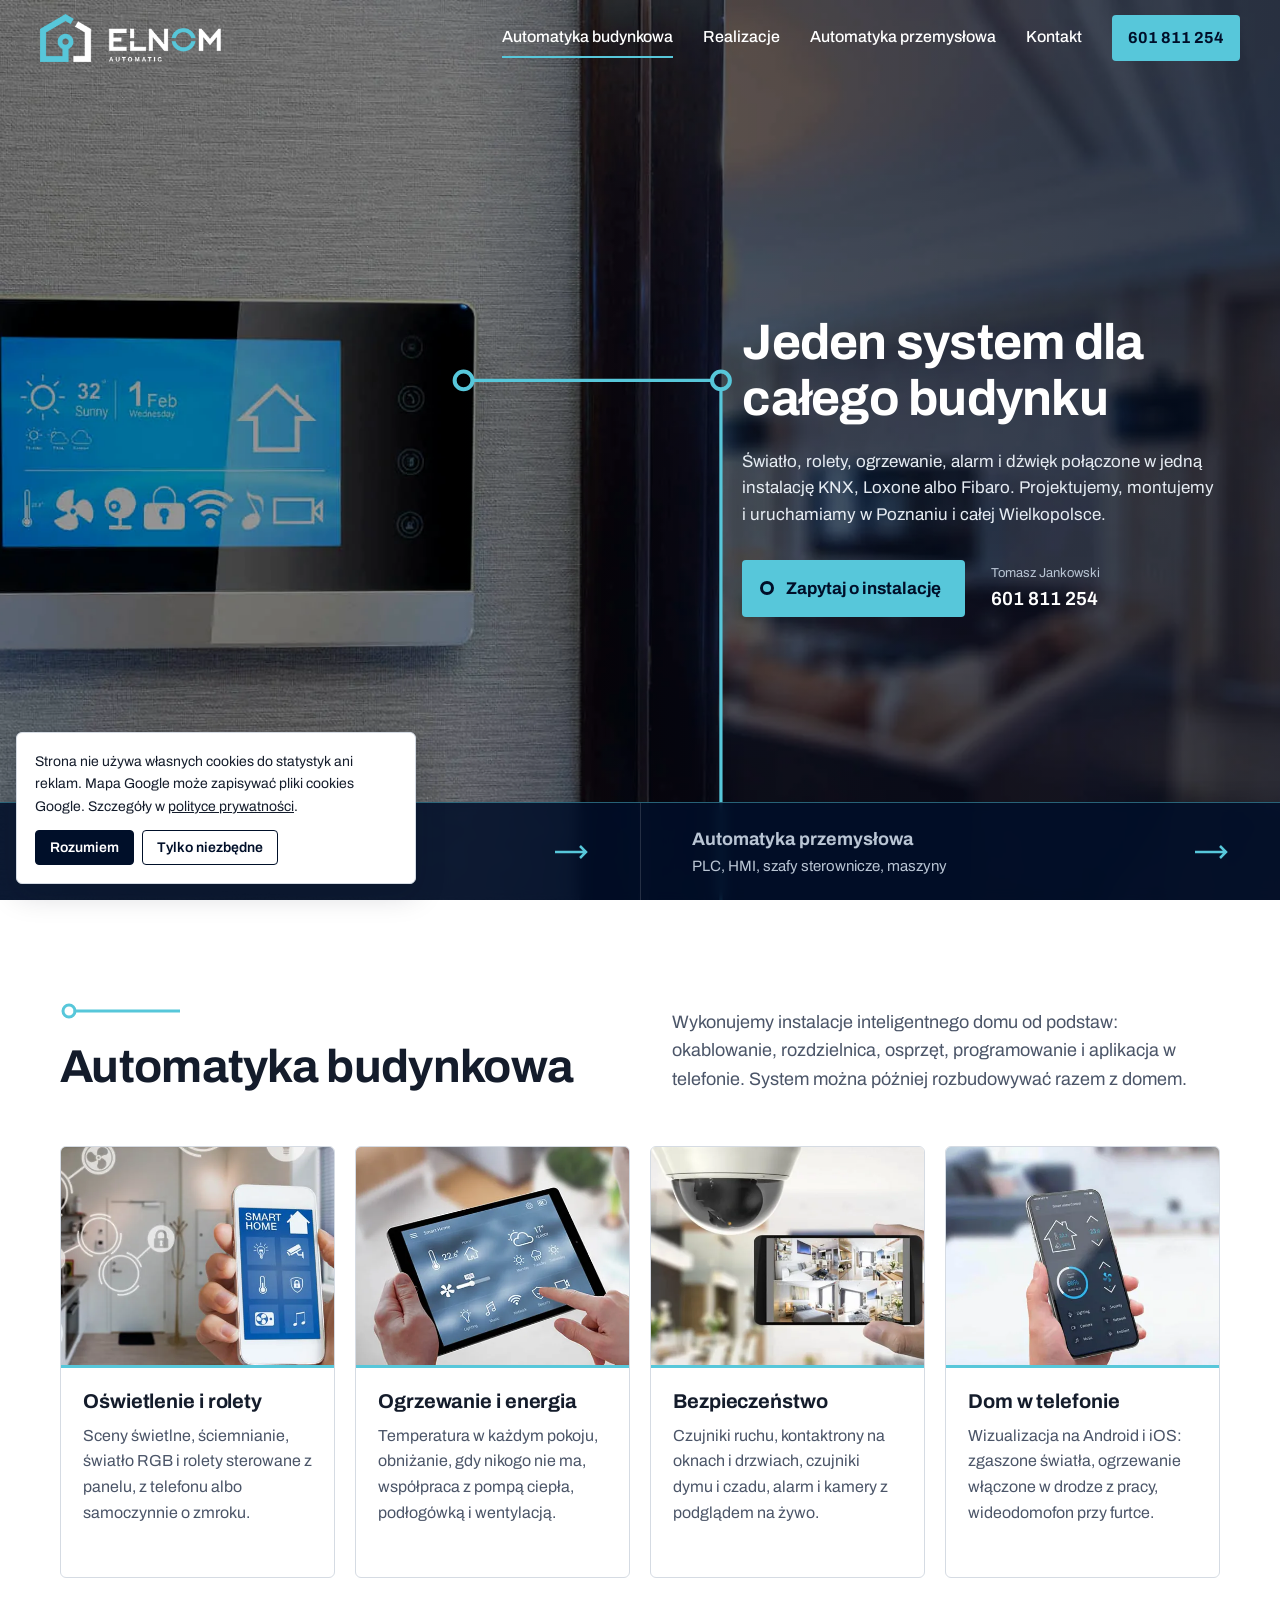
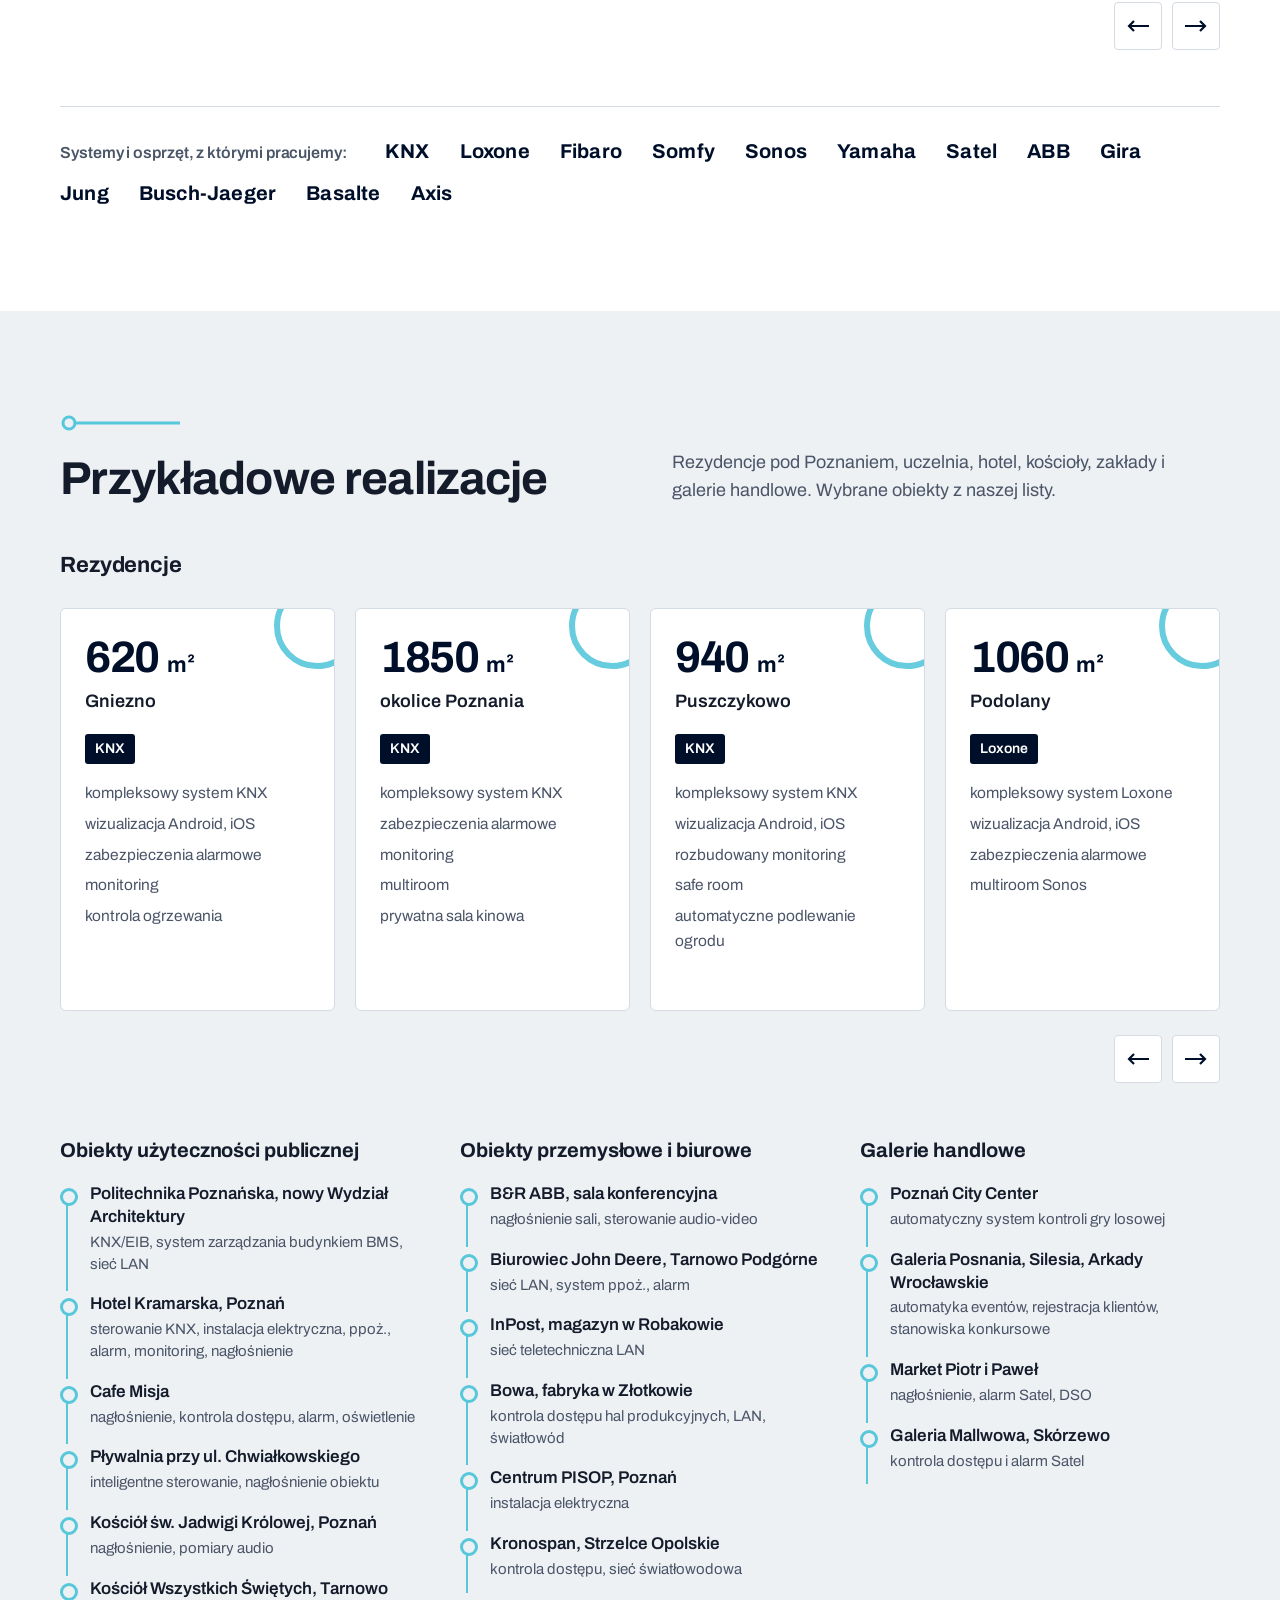
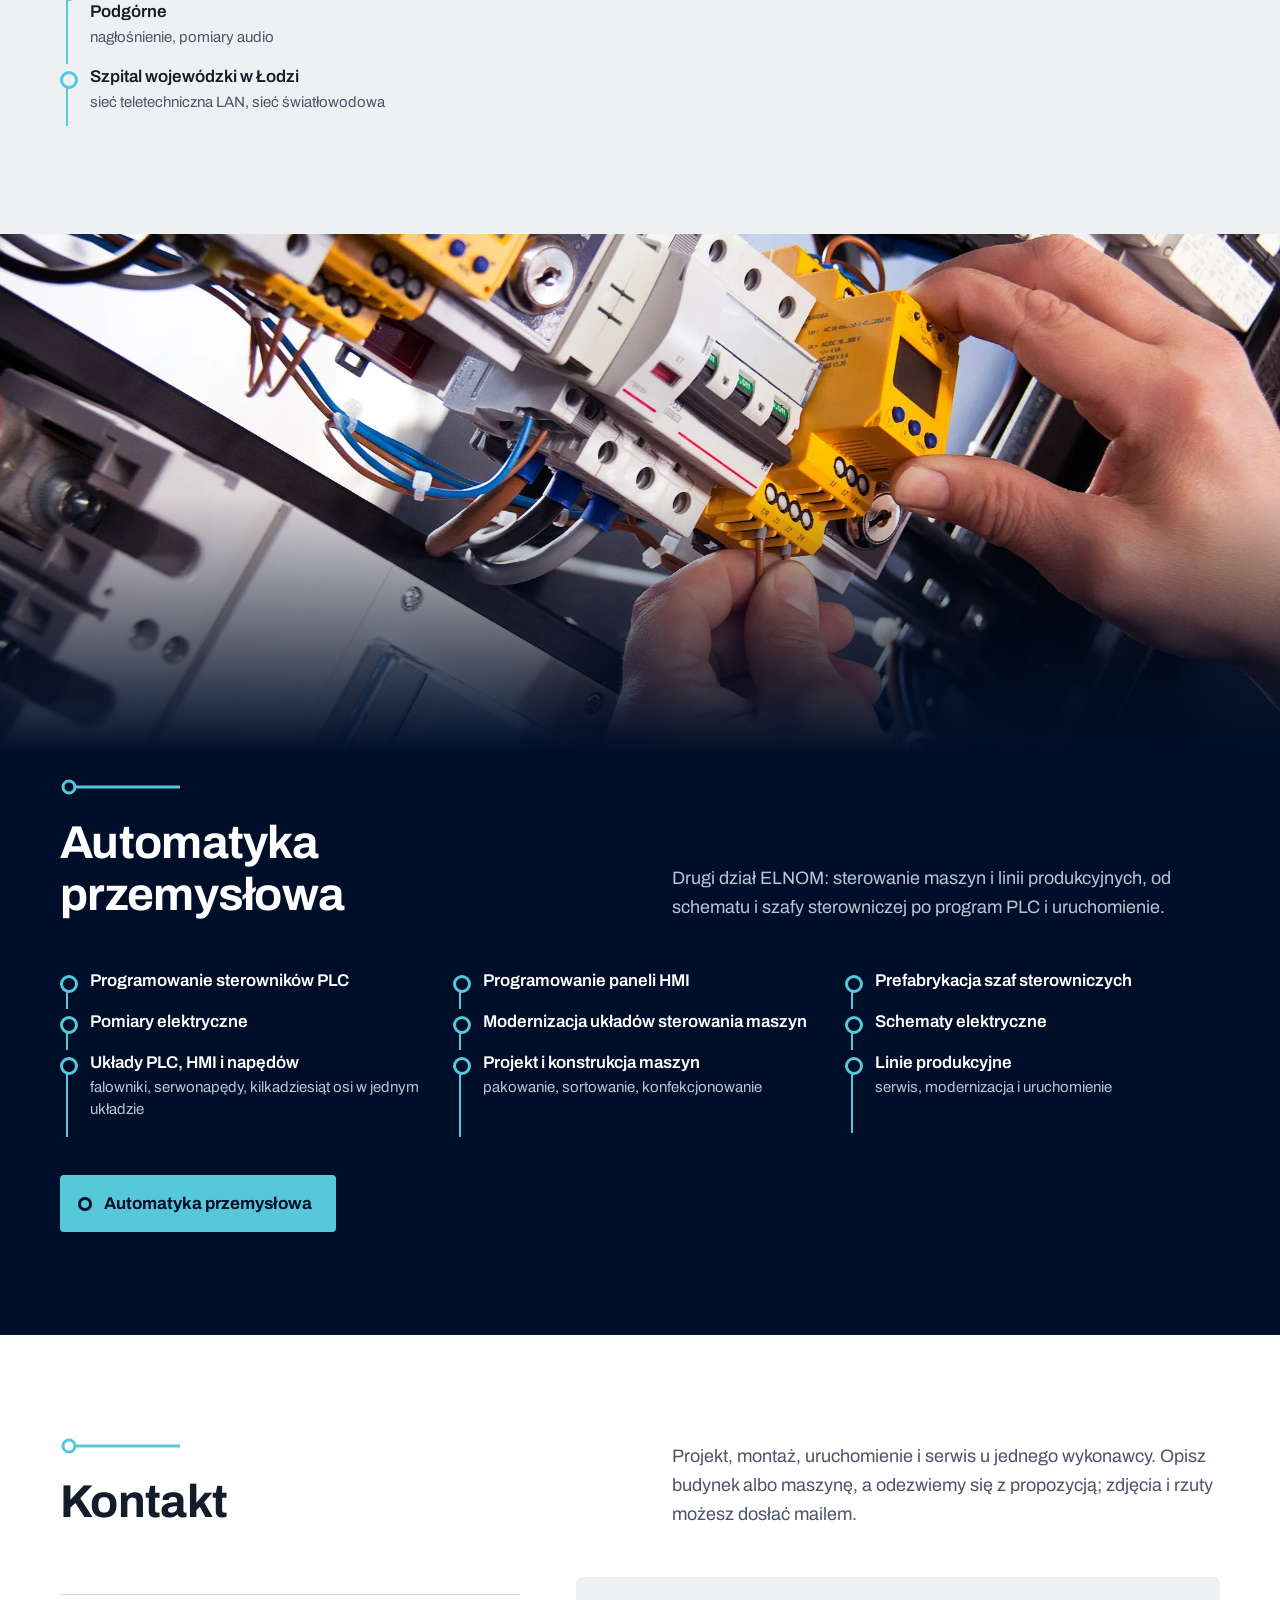
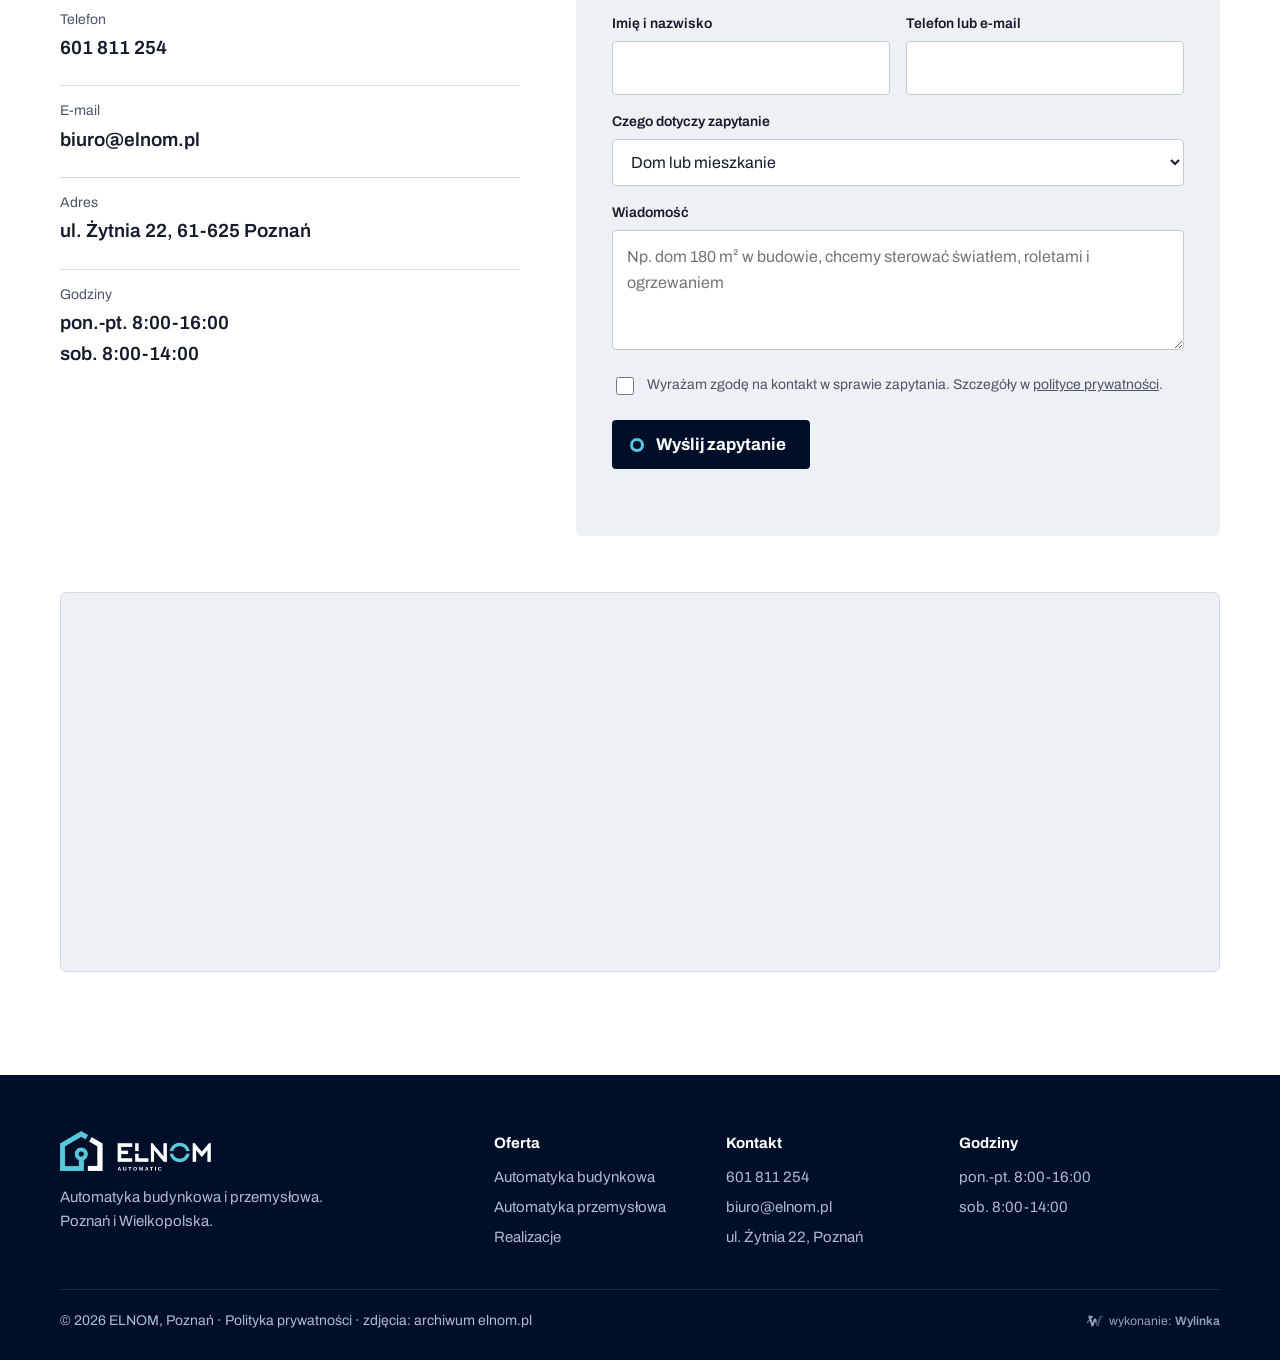
<file: index.html>
<!doctype html>
<html lang="pl">
<head>
<meta charset="utf-8">
<meta name="viewport" content="width=device-width,initial-scale=1">
<title>ELNOM automatic - inteligentny dom i automatyka przemysłowa, Poznań</title>
<meta name="description" content="ELNOM, Poznań: instalacje inteligentnego domu KNX, Loxone, Fibaro i Somfy, bezpieczeństwo, audio-video oraz automatyka przemysłowa PLC i HMI. Poznań i Wielkopolska.">
<meta name="robots" content="noindex,nofollow">
<meta name="theme-color" content="#000F29">
<link rel="icon" type="image/png" href="img/favicon.png">
<link rel="preconnect" href="https://fonts.googleapis.com">
<link rel="preconnect" href="https://fonts.gstatic.com" crossorigin>
<link href="https://fonts.googleapis.com/css2?family=Archivo:wght@400;500;600;700&display=swap" rel="stylesheet">
<link rel="preload" as="image" href="img/hero.webp" media="(min-width:961px)">
<link rel="preload" as="image" href="img/hero-m.webp" media="(max-width:960px)">
<link rel="stylesheet" href="style.css">
<style>
.wylinka-badge{display:inline-flex;align-items:center;gap:.4em;color:inherit;text-decoration:none;font-size:.875em;line-height:1;opacity:.85}
.wylinka-badge:hover,.wylinka-badge:focus-visible{opacity:1}
.wylinka-badge:focus-visible{outline:2px solid currentColor;outline-offset:3px;border-radius:2px}
.wylinka-badge svg{width:18px;height:18px;flex:none;overflow:visible}
.wylinka-badge b{font-weight:600}
.wylinka-badge .wy-old{opacity:.45;transform-origin:40px 30px;transition:transform .32s cubic-bezier(.3,.7,.4,1),opacity .32s ease-out}
.wylinka-badge .wy-pod{opacity:0;transition:opacity .2s ease-out .08s}
.wylinka-badge:hover .wy-old,.wylinka-badge:focus-visible .wy-old{transform:translate(9px,7px) rotate(9deg);opacity:0}
.wylinka-badge:hover .wy-pod,.wylinka-badge:focus-visible .wy-pod{opacity:1}
@media (prefers-reduced-motion:reduce){.wylinka-badge .wy-old,.wylinka-badge .wy-pod{transition:none}.wylinka-badge:hover .wy-old,.wylinka-badge:focus-visible .wy-old{transform:none;opacity:.45}.wylinka-badge:hover .wy-pod,.wylinka-badge:focus-visible .wy-pod{opacity:0}}
</style>
</head>
<body>
<a class="skip" href="#budynek">Przejdź do treści</a>

<header class="top" id="top">
  <div class="wrap">
    <a class="logo" href="index.html" aria-label="ELNOM automatic - strona główna">
      <img class="l-white" src="img/logo-biale.png" alt="ELNOM automatic" width="298" height="79">
      <img class="l-navy" src="img/logo.png" alt="ELNOM automatic" width="298" height="79">
    </a>
    <button class="burger" aria-expanded="false" aria-controls="nav"><i></i>Menu</button>
    <nav class="nav" id="nav" aria-label="Główne menu">
      <a href="index.html" aria-current="page">Automatyka budynkowa</a>
      <a href="#realizacje">Realizacje</a>
      <a href="przemyslowa.html">Automatyka przemysłowa</a>
      <a href="#kontakt">Kontakt</a>
      <a class="tel" href="tel:+48601811254">601 811 254</a>
    </nav>
  </div>
</header>

<main>
<section class="hero" aria-label="ELNOM automatic">
  <picture>
    <source media="(max-width:960px)" srcset="img/hero-m.webp">
    <img src="img/hero.webp" alt="Panel sterowania inteligentnym domem na ścianie salonu" width="1920" height="1112" fetchpriority="high">
  </picture>
  <svg class="hero-trace" viewBox="0 0 1920 1112" preserveAspectRatio="xMidYMid slice" aria-hidden="true">
    <circle class="c1" cx="742" cy="470" r="11"/>
    <circle class="c2" cx="1060" cy="470" r="11"/>
    <path d="M753 470 H1049 M1060 481 V1112"/>
  </svg>
  <div class="hero-txt">
    <h1>Jeden system dla całego budynku</h1>
    <p class="lead">Światło, rolety, ogrzewanie, alarm i dźwięk połączone w jedną instalację KNX, Loxone albo Fibaro. Projektujemy, montujemy i uruchamiamy w Poznaniu i całej Wielkopolsce.</p>
    <div class="acts">
      <a class="btn" href="#kontakt"><span class="node"></span>Zapytaj o instalację</a>
      <a class="phone" href="tel:+48601811254"><small>Tomasz Jankowski</small>601 811 254</a>
    </div>
  </div>
  <div class="paths">
    <a href="#budynek"><span><b>Automatyka budynkowa</b><span>domy, rezydencje, obiekty publiczne</span></span><svg class="arrow" viewBox="0 0 34 14" aria-hidden="true"><path d="M0 7h31M25 1l6 6-6 6"/></svg></a>
    <a href="przemyslowa.html"><span><b>Automatyka przemysłowa</b><span>PLC, HMI, szafy sterownicze, maszyny</span></span><svg class="arrow" viewBox="0 0 34 14" aria-hidden="true"><path d="M0 7h31M25 1l6 6-6 6"/></svg></a>
  </div>
</section>

<section class="sec" id="budynek">
  <div class="wrap">
    <div class="head">
      <div>
        <svg class="tr" viewBox="0 0 120 18" aria-hidden="true"><circle cx="9" cy="9" r="6"/><path d="M15 9H120"/></svg>
        <h2>Automatyka budynkowa</h2>
      </div>
      <p>Wykonujemy instalacje inteligentnego domu od podstaw: okablowanie, rozdzielnica, osprzęt, programowanie i aplikacja w telefonie. System można później rozbudowywać razem z domem.</p>
    </div>
    <div class="rail svc" data-rail>
      <article class="card"><img src="img/k-bezpieczenstwo3-1.webp" alt="Sterowanie domem z aplikacji w telefonie" width="507" height="542" loading="lazy"><div class="in"><h3>Oświetlenie i rolety</h3><p>Sceny świetlne, ściemnianie, światło RGB i rolety sterowane z panelu, z telefonu albo samoczynnie o zmroku.</p></div></article>
      <article class="card"><img src="img/k-sterowanie-1-1.webp" alt="Sterowanie temperaturą na tablecie" width="535" height="542" loading="lazy"><div class="in"><h3>Ogrzewanie i energia</h3><p>Temperatura w każdym pokoju, obniżanie, gdy nikogo nie ma, współpraca z pompą ciepła, podłogówką i wentylacją.</p></div></article>
      <article class="card"><img src="img/k-bezpieczenstwo2.webp" alt="Kamera monitoringu i podgląd w telefonie" width="531" height="542" loading="lazy"><div class="in"><h3>Bezpieczeństwo</h3><p>Czujniki ruchu, kontaktrony na oknach i drzwiach, czujniki dymu i czadu, alarm i kamery z podglądem na żywo.</p></div></article>
      <article class="card"><img src="img/k-sterowanie-2.webp" alt="Aplikacja inteligentnego domu w smartfonie" width="507" height="542" loading="lazy"><div class="in"><h3>Dom w telefonie</h3><p>Wizualizacja na Android i iOS: zgaszone światła, ogrzewanie włączone w drodze z pracy, wideodomofon przy furtce.</p></div></article>
      <article class="card"><img src="img/k-wideo.webp" alt="Salon z kinem domowym i kolumnami" width="531" height="470" loading="lazy"><div class="in"><h3>Audio, kino, multiroom</h3><p>Kino domowe, muzyka w wielu strefach, głośniki ukryte w ścianie. Nagłośnienie sal, kościołów i obiektów po pomiarach akustyki.</p></div></article>
      <article class="card"><img src="img/k-monitoring-1.webp" alt="Podgląd kamer na tablecie" width="529" height="441" loading="lazy"><div class="in"><h3>Monitoring on-line</h3><p>Podgląd kamer, stan alarmu i zużycie energii w jednej aplikacji, w domu i poza nim.</p></div></article>
    </div>
    <div class="railnav"><button type="button" data-prev aria-label="Poprzednie"><svg viewBox="0 0 22 12"><path d="M22 6H2M7 1L2 6l5 5"/></svg></button><button type="button" data-next aria-label="Następne"><svg viewBox="0 0 22 12"><path d="M0 6h20M15 1l5 5-5 5"/></svg></button></div>
    <div class="brands">
      <h3>Systemy i osprzęt, z którymi pracujemy:</h3>
      <span>KNX</span><span>Loxone</span><span>Fibaro</span><span>Somfy</span><span>Sonos</span><span>Yamaha</span><span>Satel</span><span>ABB</span><span>Gira</span><span>Jung</span><span>Busch-Jaeger</span><span>Basalte</span><span>Axis</span>
    </div>
  </div>
</section>

<section class="sec sec--grey" id="realizacje">
  <div class="wrap">
    <div class="head">
      <div>
        <svg class="tr" viewBox="0 0 120 18" aria-hidden="true"><circle cx="9" cy="9" r="6"/><path d="M15 9H120"/></svg>
        <h2>Przykładowe realizacje</h2>
      </div>
      <p>Rezydencje pod Poznaniem, uczelnia, hotel, kościoły, zakłady i galerie handlowe. Wybrane obiekty z naszej listy.</p>
    </div>
    <h3 class="subh" style="margin-top:0">Rezydencje</h3>
    <div class="rail res" data-rail>
      <article class="re"><div class="m">620 <small>m²</small></div><div class="gd">Gniezno</div><span class="sys">KNX</span><ul><li>kompleksowy system KNX</li><li>wizualizacja Android, iOS</li><li>zabezpieczenia alarmowe</li><li>monitoring</li><li>kontrola ogrzewania</li></ul></article>
      <article class="re"><div class="m">1850 <small>m²</small></div><div class="gd">okolice Poznania</div><span class="sys">KNX</span><ul><li>kompleksowy system KNX</li><li>zabezpieczenia alarmowe</li><li>monitoring</li><li>multiroom</li><li>prywatna sala kinowa</li></ul></article>
      <article class="re"><div class="m">940 <small>m²</small></div><div class="gd">Puszczykowo</div><span class="sys">KNX</span><ul><li>kompleksowy system KNX</li><li>wizualizacja Android, iOS</li><li>rozbudowany monitoring</li><li>safe room</li><li>automatyczne podlewanie ogrodu</li></ul></article>
      <article class="re"><div class="m">1060 <small>m²</small></div><div class="gd">Podolany</div><span class="sys">Loxone</span><ul><li>kompleksowy system Loxone</li><li>wizualizacja Android, iOS</li><li>zabezpieczenia alarmowe</li><li>multiroom Sonos</li></ul></article>
      <article class="re"><div class="m">730 <small>m²</small></div><div class="gd">okolice Poznania</div><span class="sys">Fibaro</span><ul><li>system Fibaro</li><li>wizualizacja Android, iOS</li><li>kontrola energii</li><li>automatyczne podlewanie ogrodu</li></ul></article>
      <article class="re"><div class="m">940 <small>m²</small></div><div class="gd">Leszno</div><span class="sys">KNX</span><ul><li>kompleksowy system KNX</li><li>wizualizacja Android, iOS</li><li>rozbudowany monitoring</li><li>automatyczne podlewanie ogrodu</li><li>multiroom Sonos</li></ul></article>
      <article class="re"><div class="m">1690 <small>m²</small></div><div class="gd">Robakowo</div><span class="sys">KNX</span><ul><li>kompleksowy system KNX</li><li>wizualizacja Android, iOS</li><li>zabezpieczenia alarmowe</li><li>głośniki niewidoczne Stealth Acoustic</li><li>nagłośnienie Yamaha, kontrola dostępu</li></ul></article>
    </div>
    <div class="railnav"><button type="button" data-prev aria-label="Poprzednie"><svg viewBox="0 0 22 12"><path d="M22 6H2M7 1L2 6l5 5"/></svg></button><button type="button" data-next aria-label="Następne"><svg viewBox="0 0 22 12"><path d="M0 6h20M15 1l5 5-5 5"/></svg></button></div>

    <div class="cols" style="margin-top:56px">
      <div>
        <h3>Obiekty użyteczności publicznej</h3>
        <ul class="circuit">
          <li><b>Politechnika Poznańska, nowy Wydział Architektury</b><span>KNX/EIB, system zarządzania budynkiem BMS, sieć LAN</span></li>
          <li><b>Hotel Kramarska, Poznań</b><span>sterowanie KNX, instalacja elektryczna, ppoż., alarm, monitoring, nagłośnienie</span></li>
          <li><b>Cafe Misja</b><span>nagłośnienie, kontrola dostępu, alarm, oświetlenie</span></li>
          <li><b>Pływalnia przy ul. Chwiałkowskiego</b><span>inteligentne sterowanie, nagłośnienie obiektu</span></li>
          <li><b>Kościół św. Jadwigi Królowej, Poznań</b><span>nagłośnienie, pomiary audio</span></li>
          <li><b>Kościół Wszystkich Świętych, Tarnowo Podgórne</b><span>nagłośnienie, pomiary audio</span></li>
          <li><b>Szpital wojewódzki w Łodzi</b><span>sieć teletechniczna LAN, sieć światłowodowa</span></li>
        </ul>
      </div>
      <div>
        <h3>Obiekty przemysłowe i biurowe</h3>
        <ul class="circuit">
          <li><b>B&amp;R ABB, sala konferencyjna</b><span>nagłośnienie sali, sterowanie audio-video</span></li>
          <li><b>Biurowiec John Deere, Tarnowo Podgórne</b><span>sieć LAN, system ppoż., alarm</span></li>
          <li><b>InPost, magazyn w Robakowie</b><span>sieć teletechniczna LAN</span></li>
          <li><b>Bowa, fabryka w Złotkowie</b><span>kontrola dostępu hal produkcyjnych, LAN, światłowód</span></li>
          <li><b>Centrum PISOP, Poznań</b><span>instalacja elektryczna</span></li>
          <li><b>Kronospan, Strzelce Opolskie</b><span>kontrola dostępu, sieć światłowodowa</span></li>
        </ul>
      </div>
      <div>
        <h3>Galerie handlowe</h3>
        <ul class="circuit">
          <li><b>Poznań City Center</b><span>automatyczny system kontroli gry losowej</span></li>
          <li><b>Galeria Posnania, Silesia, Arkady Wrocławskie</b><span>automatyka eventów, rejestracja klientów, stanowiska konkursowe</span></li>
          <li><b>Market Piotr i Paweł</b><span>nagłośnienie, alarm Satel, DSO</span></li>
          <li><b>Galeria Mallwowa, Skórzewo</b><span>kontrola dostępu i alarm Satel</span></li>
        </ul>
      </div>
    </div>
  </div>
</section>

<div class="ind-photo"><img src="img/przemysl.webp" alt="Montaż aparatury w szafie sterowniczej" width="1920" height="1280" loading="lazy"></div>
<section class="sec sec--navy after-photo" id="przemysl">
  <div class="wrap">
    <div class="head">
      <div>
        <svg class="tr" viewBox="0 0 120 18" aria-hidden="true"><circle cx="9" cy="9" r="6"/><path d="M15 9H120"/></svg>
        <h2>Automatyka przemysłowa</h2>
      </div>
      <p>Drugi dział ELNOM: sterowanie maszyn i linii produkcyjnych, od schematu i szafy sterowniczej po program PLC i uruchomienie.</p>
    </div>
    <ul class="circuit ind-list">
      <li><b>Programowanie sterowników PLC</b></li>
      <li><b>Programowanie paneli HMI</b></li>
      <li><b>Prefabrykacja szaf sterowniczych</b></li>
      <li><b>Pomiary elektryczne</b></li>
      <li><b>Modernizacja układów sterowania maszyn</b></li>
      <li><b>Schematy elektryczne</b></li>
      <li><b>Układy PLC, HMI i napędów</b><span>falowniki, serwonapędy, kilkadziesiąt osi w jednym układzie</span></li>
      <li><b>Projekt i konstrukcja maszyn</b><span>pakowanie, sortowanie, konfekcjonowanie</span></li>
      <li><b>Linie produkcyjne</b><span>serwis, modernizacja i uruchomienie</span></li>
    </ul>
    <div class="more"><a class="btn" href="przemyslowa.html"><span class="node"></span>Automatyka przemysłowa</a></div>
  </div>
</section>

<section class="sec" id="kontakt">
  <div class="wrap">
    <div class="head">
      <div>
        <svg class="tr" viewBox="0 0 120 18" aria-hidden="true"><circle cx="9" cy="9" r="6"/><path d="M15 9H120"/></svg>
        <h2>Kontakt</h2>
      </div>
      <p>Projekt, montaż, uruchomienie i serwis u jednego wykonawcy. Opisz budynek albo maszynę, a odezwiemy się z propozycją; zdjęcia i rzuty możesz dosłać mailem.</p>
    </div>
    <div class="contact">
      <dl class="dl">
        <div><dt>Telefon</dt><dd><a href="tel:+48601811254">601 811 254</a></dd></div>
        <div><dt>E-mail</dt><dd><a href="mailto:biuro@elnom.pl">biuro@elnom.pl</a></dd></div>
        <div><dt>Adres</dt><dd>ul. Żytnia 22, 61-625 Poznań</dd></div>
        <div><dt>Godziny</dt><dd>pon.-pt. 8:00-16:00<br>sob. 8:00-14:00</dd></div>
      </dl>
      <form id="form" novalidate>
        <div><label for="f-n">Imię i nazwisko</label><input id="f-n" name="n" autocomplete="name"></div>
        <div><label for="f-k">Telefon lub e-mail</label><input id="f-k" name="k" autocomplete="tel"></div>
        <div class="full"><label for="f-t">Czego dotyczy zapytanie</label>
          <select id="f-t" name="t"><option>Dom lub mieszkanie</option><option>Rezydencja</option><option>Obiekt publiczny lub biuro</option><option>Nagłośnienie, audio-video</option><option>Automatyka przemysłowa, maszyny</option><option>Serwis istniejącej instalacji</option></select></div>
        <div class="full"><label for="f-m">Wiadomość</label><textarea id="f-m" name="m" placeholder="Np. dom 180 m² w budowie, chcemy sterować światłem, roletami i ogrzewaniem"></textarea></div>
        <label class="consent full"><input type="checkbox" required><span>Wyrażam zgodę na kontakt w sprawie zapytania. Szczegóły w <a href="polityka.html">polityce prywatności</a>.</span></label>
        <div class="full"><button class="btn btn--navy" type="submit"><span class="node"></span>Wyślij zapytanie</button></div>
        <p class="formmsg full" id="formmsg" role="status"></p>
      </form>
    </div>
    <div class="map"><iframe title="Mapa: ELNOM, ul. Żytnia 22, Poznań" src="https://maps.google.com/maps?q=%C5%BBytnia%2022%2C%2061-625%20Pozna%C5%84&amp;z=15&amp;output=embed" loading="lazy" referrerpolicy="no-referrer-when-downgrade"></iframe></div>
  </div>
</section>
</main>

<footer class="foot">
  <div class="wrap">
    <div class="grid">
      <div>
        <img src="img/logo-biale.png" alt="ELNOM automatic" width="298" height="79" loading="lazy">
        <p>Automatyka budynkowa i przemysłowa.<br>Poznań i Wielkopolska.</p>
      </div>
      <div>
        <h4>Oferta</h4>
        <ul><li><a href="#budynek">Automatyka budynkowa</a></li><li><a href="przemyslowa.html">Automatyka przemysłowa</a></li><li><a href="#realizacje">Realizacje</a></li></ul>
      </div>
      <div>
        <h4>Kontakt</h4>
        <ul><li><a href="tel:+48601811254">601 811 254</a></li><li><a href="mailto:biuro@elnom.pl">biuro@elnom.pl</a></li><li>ul. Żytnia 22, Poznań</li></ul>
      </div>
      <div>
        <h4>Godziny</h4>
        <ul><li>pon.-pt. 8:00-16:00</li><li>sob. 8:00-14:00</li></ul>
      </div>
    </div>
    <div class="bottom">
      <span>© <span data-year>2026</span> ELNOM, Poznań · <a href="polityka.html">Polityka prywatności</a> · zdjęcia: archiwum elnom.pl</span>
      <a class="wylinka-badge" href="https://wylinka.pl/?utm_source=elnom.pl&amp;utm_medium=stopka&amp;utm_campaign=wykonanie" rel="noopener" title="Strona wykonana przez Wylinka"><svg viewBox="0 0 64 64" aria-hidden="true" focusable="false" fill="currentColor"><path d="M9.8 22.8l-1.2-7.9 2.2-3.7 15.5 4.6-.5 1.5-7.2 5.5 4.7 15.6 5-15.6 7 0 4.1 12.7-4.2-.9-2.6 1.8-.8-2.2-5.3 15.6-4.3 0 .4 .2-2.1 2.8-1.3-1.1 1.1-1.4-3.1 .2-.1-1.7 2.2-.1-5.7-16.5-4.8 .6-.8 3.1 0 .5-.3 .5 .8 2.2-1.6 .5-.4-1.3-.8 1.6-1.5-.8 .8-1.6-1.4 .6-.6-1.6 2.3-.8 .2-.4 1.3-4.8 5.9-.8-2.4-6.9zM15.2 13.7l-.1-.4-.4 .8-.1 .8 .1 1 .1 .4 .3 .7 .3-.9 .1-.7 0-.8z"/><path class="wy-pod" d="M37.1 49.8l-4.5-13.3 2.6-1.8 4.2 .9 .9 2.8 3-9.7 0-.5 .1-.8 3.2-8.4 .5-1 .6-1 .9-1.1 1.3-1 1.1-.7 1.4-.5 1.4-.3 .7 0 .9 0 1.2 .3 1.4 .6 .8 .5 .7 .7 .6 .7 .5 .9 .3 .9 .1 .9 0 .8-.2 .9-.5 .9-.5 .6-.7 .5-.7 .3-.1-.1 0-.1 .5-.5 .3-.7 .2-.5 0-.6-.1-.6-.3-.7-.4-.5-.4-.4-.5-.3-.6-.3-.7 0-.7 .1-.6 .1-.5 .4-.5 .5-.3 .5-.2 .7-.1 1.5-1.4 5.1-.8 3.3-.3 .7-.5 .7-6 17.5 1.9 .1-.1 1.7-3.1-.2 1.1 1.4-1.3 1.1-2.1-2.8 .4-.2z"/><path class="wy-old" d="M40.8 50l.4-.2-4.1 0-4.2-12.5 2.5-1.7 4.3 .9 .6 1.9 .6-1.6 0-.3 2.4-7.8 0-.5 .1-.8 3.2-8.4 .4-.8 .6-.9 .9-1.2 .9-.9 1.3-.8 1.4-.6 1.2-.3 1.4-.1 1.3 .1 .6 .2 .8 .3 1.1 .6 .9 .7 .7 .9 .5 .9 .3 .9 .1 1.1-.1 .9-.3 .9-.4 .7-.6 .7-.6 .4-.6 .2-.1-.1 0-.1 .5-.5 .3-.7 .2-.5 0-.5-.1-.6-.2-.6-.3-.5-.4-.5-.5-.3-.6-.3-.7-.1-.6 0-.6 .1-.6 .3-.6 .5-.3 .4-.2 .5-.1 .5-.1 1.5-1.4 5.1-.8 3.3-.3 .7-.5 .7-6 17.5 1.9 .1-.1 1.7-3.1-.2 1.1 1.4-1.3 1.1zM49.6 17.1l.6 1.7-1.5 1.9 .4 .4 1.8-2.1-.7-2.1zM48.1 28.3l.5 1.8-1.7 1.8 .4 .4 1.9-2-.6-2.2zM37.9 41.7l1.7-1.5-.4-.4-1.7 1.4zM42.6 38.7l-1.5 2.8 1.1 2-1.3 2.6 .5 .2 1.5-2.8-1.1-2 1.4-2.5z"/></svg><span>wykonanie: <b>Wylinka</b></span></a>
    </div>
  </div>
</footer>

<div class="cookie" id="cookie" role="dialog" aria-label="Pliki cookies">
  <p>Strona nie używa własnych cookies do statystyk ani reklam. Mapa Google może zapisywać pliki cookies Google. Szczegóły w <a href="polityka.html">polityce prywatności</a>.</p>
  <div class="b"><button class="ok" type="button" data-ck>Rozumiem</button><button type="button" data-ck>Tylko niezbędne</button></div>
</div>
<script src="main.js" defer></script>
</body>
</html>
</file>
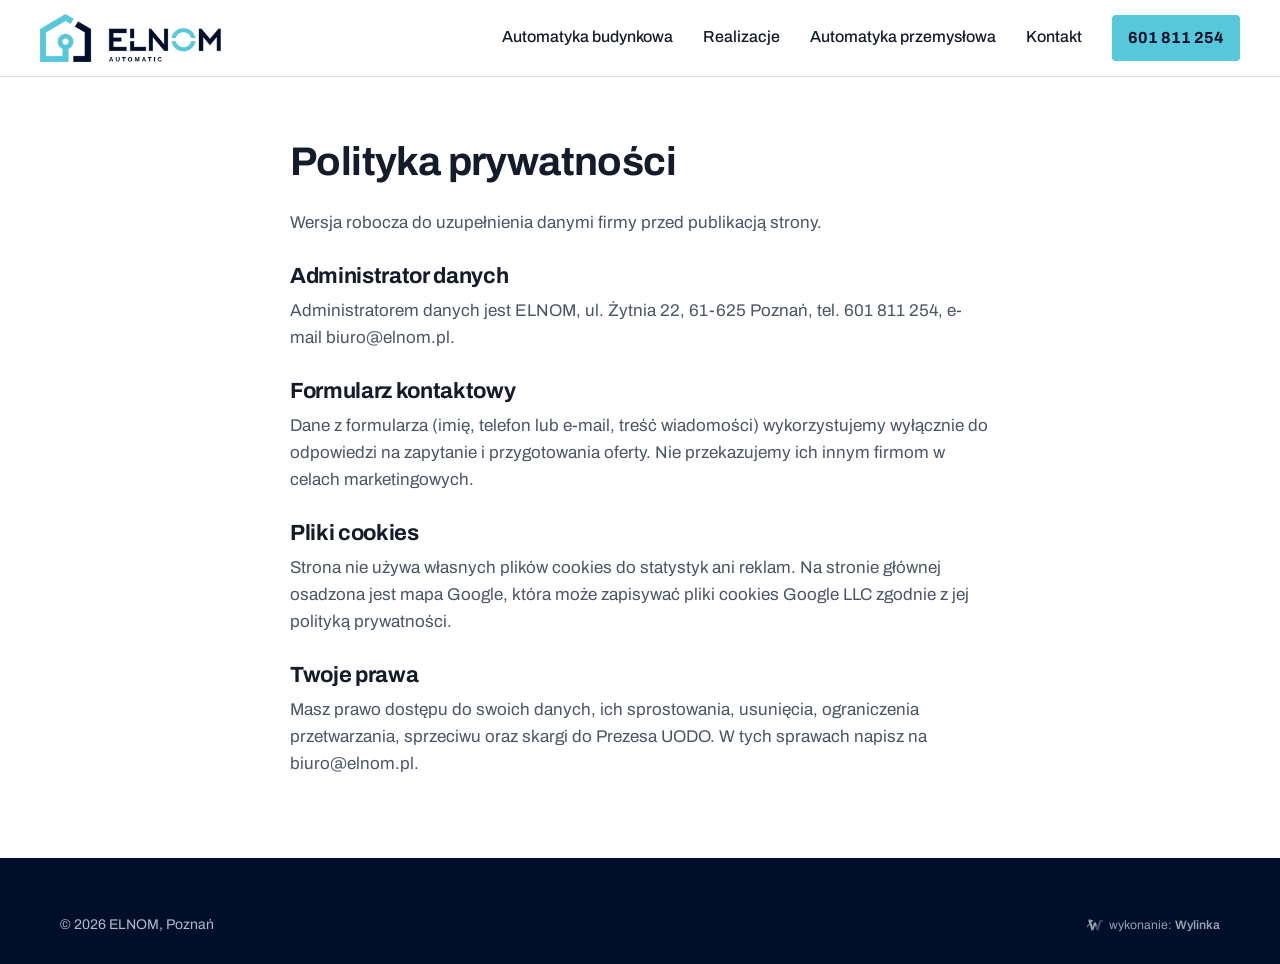
<file: polityka.html>
<!doctype html>
<html lang="pl">
<head>
<meta charset="utf-8">
<meta name="viewport" content="width=device-width,initial-scale=1">
<title>Polityka prywatności | ELNOM automatic</title>
<meta name="robots" content="noindex,nofollow">
<meta name="theme-color" content="#000F29">
<link rel="icon" type="image/png" href="img/favicon.png">
<link rel="preconnect" href="https://fonts.googleapis.com">
<link rel="preconnect" href="https://fonts.gstatic.com" crossorigin>
<link href="https://fonts.googleapis.com/css2?family=Archivo:wght@400;500;600;700&display=swap" rel="stylesheet">
<link rel="stylesheet" href="style.css">
<style>
.wylinka-badge{display:inline-flex;align-items:center;gap:.4em;color:inherit;text-decoration:none;font-size:.875em;line-height:1;opacity:.85}
.wylinka-badge:hover,.wylinka-badge:focus-visible{opacity:1}
.wylinka-badge:focus-visible{outline:2px solid currentColor;outline-offset:3px;border-radius:2px}
.wylinka-badge svg{width:18px;height:18px;flex:none;overflow:visible}
.wylinka-badge b{font-weight:600}
.wylinka-badge .wy-old{opacity:.45;transform-origin:40px 30px;transition:transform .32s cubic-bezier(.3,.7,.4,1),opacity .32s ease-out}
.wylinka-badge .wy-pod{opacity:0;transition:opacity .2s ease-out .08s}
.wylinka-badge:hover .wy-old,.wylinka-badge:focus-visible .wy-old{transform:translate(9px,7px) rotate(9deg);opacity:0}
.wylinka-badge:hover .wy-pod,.wylinka-badge:focus-visible .wy-pod{opacity:1}
@media (prefers-reduced-motion:reduce){.wylinka-badge .wy-old,.wylinka-badge .wy-pod{transition:none}.wylinka-badge:hover .wy-old,.wylinka-badge:focus-visible .wy-old{transform:none;opacity:.45}.wylinka-badge:hover .wy-pod,.wylinka-badge:focus-visible .wy-pod{opacity:0}}
</style>
</head>
<body data-solid>
<header class="top" id="top">
  <div class="wrap">
    <a class="logo" href="index.html" aria-label="ELNOM automatic - strona główna">
      <img class="l-white" src="img/logo-biale.png" alt="ELNOM automatic" width="298" height="79">
      <img class="l-navy" src="img/logo.png" alt="ELNOM automatic" width="298" height="79">
    </a>
    <button class="burger" aria-expanded="false" aria-controls="nav"><i></i>Menu</button>
    <nav class="nav" id="nav" aria-label="Główne menu">
      <a href="index.html">Automatyka budynkowa</a>
      <a href="index.html#realizacje">Realizacje</a>
      <a href="przemyslowa.html">Automatyka przemysłowa</a>
      <a href="index.html#kontakt">Kontakt</a>
      <a class="tel" href="tel:+48601811254">601 811 254</a>
    </nav>
  </div>
</header>
<main class="wrap legal">
  <h1>Polityka prywatności</h1>
  <p>Wersja robocza do uzupełnienia danymi firmy przed publikacją strony.</p>
  <h2>Administrator danych</h2>
  <p>Administratorem danych jest ELNOM, ul. Żytnia 22, 61-625 Poznań, tel. 601 811 254, e-mail biuro@elnom.pl.</p>
  <h2>Formularz kontaktowy</h2>
  <p>Dane z formularza (imię, telefon lub e-mail, treść wiadomości) wykorzystujemy wyłącznie do odpowiedzi na zapytanie i przygotowania oferty. Nie przekazujemy ich innym firmom w celach marketingowych.</p>
  <h2>Pliki cookies</h2>
  <p>Strona nie używa własnych plików cookies do statystyk ani reklam. Na stronie głównej osadzona jest mapa Google, która może zapisywać pliki cookies Google LLC zgodnie z jej polityką prywatności.</p>
  <h2>Twoje prawa</h2>
  <p>Masz prawo dostępu do swoich danych, ich sprostowania, usunięcia, ograniczenia przetwarzania, sprzeciwu oraz skargi do Prezesa UODO. W tych sprawach napisz na biuro@elnom.pl.</p>
</main>
<footer class="foot" style="margin-top:80px">
  <div class="wrap">
    <div class="bottom" style="margin-top:0;border-top:0;padding-top:0">
      <span>© <span data-year>2026</span> ELNOM, Poznań</span>
      <a class="wylinka-badge" href="https://wylinka.pl/?utm_source=elnom.pl&amp;utm_medium=stopka&amp;utm_campaign=wykonanie" rel="noopener" title="Strona wykonana przez Wylinka"><svg viewBox="0 0 64 64" aria-hidden="true" focusable="false" fill="currentColor"><path d="M9.8 22.8l-1.2-7.9 2.2-3.7 15.5 4.6-.5 1.5-7.2 5.5 4.7 15.6 5-15.6 7 0 4.1 12.7-4.2-.9-2.6 1.8-.8-2.2-5.3 15.6-4.3 0 .4 .2-2.1 2.8-1.3-1.1 1.1-1.4-3.1 .2-.1-1.7 2.2-.1-5.7-16.5-4.8 .6-.8 3.1 0 .5-.3 .5 .8 2.2-1.6 .5-.4-1.3-.8 1.6-1.5-.8 .8-1.6-1.4 .6-.6-1.6 2.3-.8 .2-.4 1.3-4.8 5.9-.8-2.4-6.9zM15.2 13.7l-.1-.4-.4 .8-.1 .8 .1 1 .1 .4 .3 .7 .3-.9 .1-.7 0-.8z"/><path class="wy-pod" d="M37.1 49.8l-4.5-13.3 2.6-1.8 4.2 .9 .9 2.8 3-9.7 0-.5 .1-.8 3.2-8.4 .5-1 .6-1 .9-1.1 1.3-1 1.1-.7 1.4-.5 1.4-.3 .7 0 .9 0 1.2 .3 1.4 .6 .8 .5 .7 .7 .6 .7 .5 .9 .3 .9 .1 .9 0 .8-.2 .9-.5 .9-.5 .6-.7 .5-.7 .3-.1-.1 0-.1 .5-.5 .3-.7 .2-.5 0-.6-.1-.6-.3-.7-.4-.5-.4-.4-.5-.3-.6-.3-.7 0-.7 .1-.6 .1-.5 .4-.5 .5-.3 .5-.2 .7-.1 1.5-1.4 5.1-.8 3.3-.3 .7-.5 .7-6 17.5 1.9 .1-.1 1.7-3.1-.2 1.1 1.4-1.3 1.1-2.1-2.8 .4-.2z"/><path class="wy-old" d="M40.8 50l.4-.2-4.1 0-4.2-12.5 2.5-1.7 4.3 .9 .6 1.9 .6-1.6 0-.3 2.4-7.8 0-.5 .1-.8 3.2-8.4 .4-.8 .6-.9 .9-1.2 .9-.9 1.3-.8 1.4-.6 1.2-.3 1.4-.1 1.3 .1 .6 .2 .8 .3 1.1 .6 .9 .7 .7 .9 .5 .9 .3 .9 .1 1.1-.1 .9-.3 .9-.4 .7-.6 .7-.6 .4-.6 .2-.1-.1 0-.1 .5-.5 .3-.7 .2-.5 0-.5-.1-.6-.2-.6-.3-.5-.4-.5-.5-.3-.6-.3-.7-.1-.6 0-.6 .1-.6 .3-.6 .5-.3 .4-.2 .5-.1 .5-.1 1.5-1.4 5.1-.8 3.3-.3 .7-.5 .7-6 17.5 1.9 .1-.1 1.7-3.1-.2 1.1 1.4-1.3 1.1zM49.6 17.1l.6 1.7-1.5 1.9 .4 .4 1.8-2.1-.7-2.1zM48.1 28.3l.5 1.8-1.7 1.8 .4 .4 1.9-2-.6-2.2zM37.9 41.7l1.7-1.5-.4-.4-1.7 1.4zM42.6 38.7l-1.5 2.8 1.1 2-1.3 2.6 .5 .2 1.5-2.8-1.1-2 1.4-2.5z"/></svg><span>wykonanie: <b>Wylinka</b></span></a>
    </div>
  </div>
</footer>
<script src="main.js" defer></script>
</body>
</html>
</file>
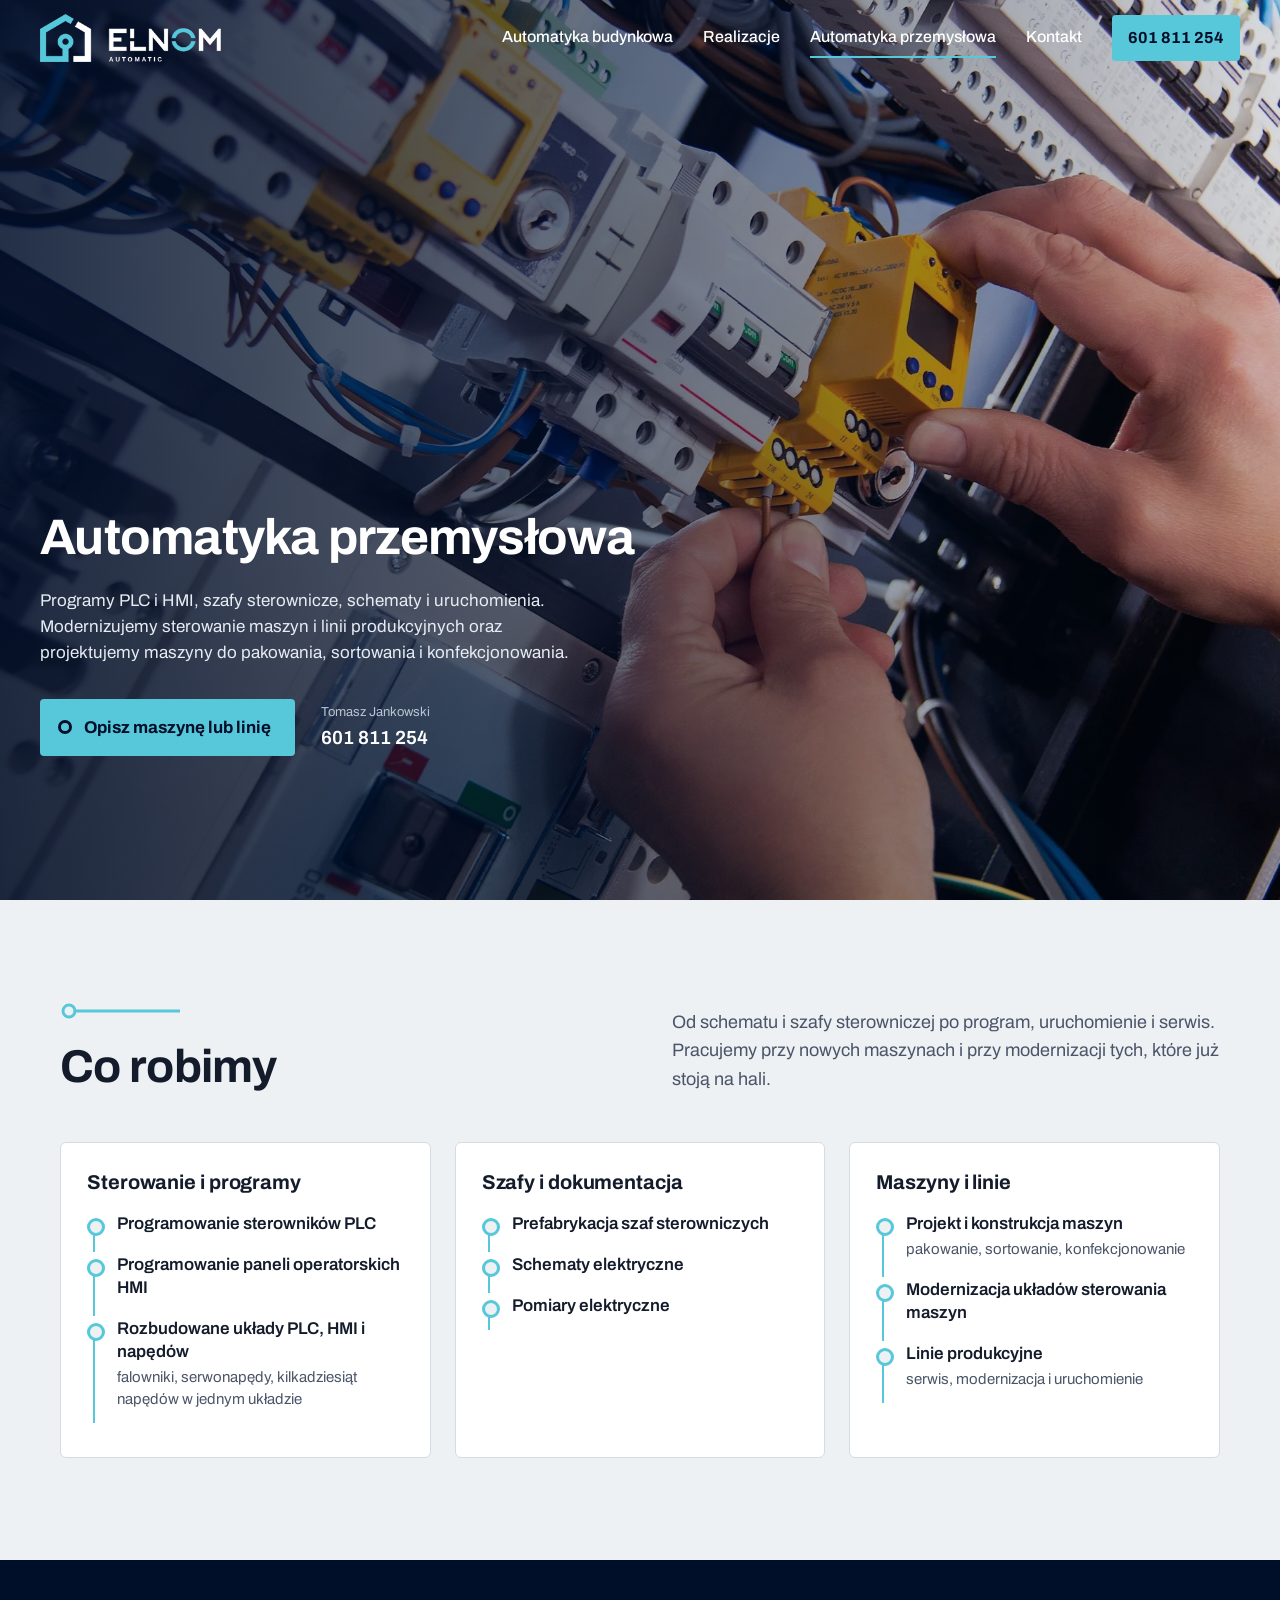
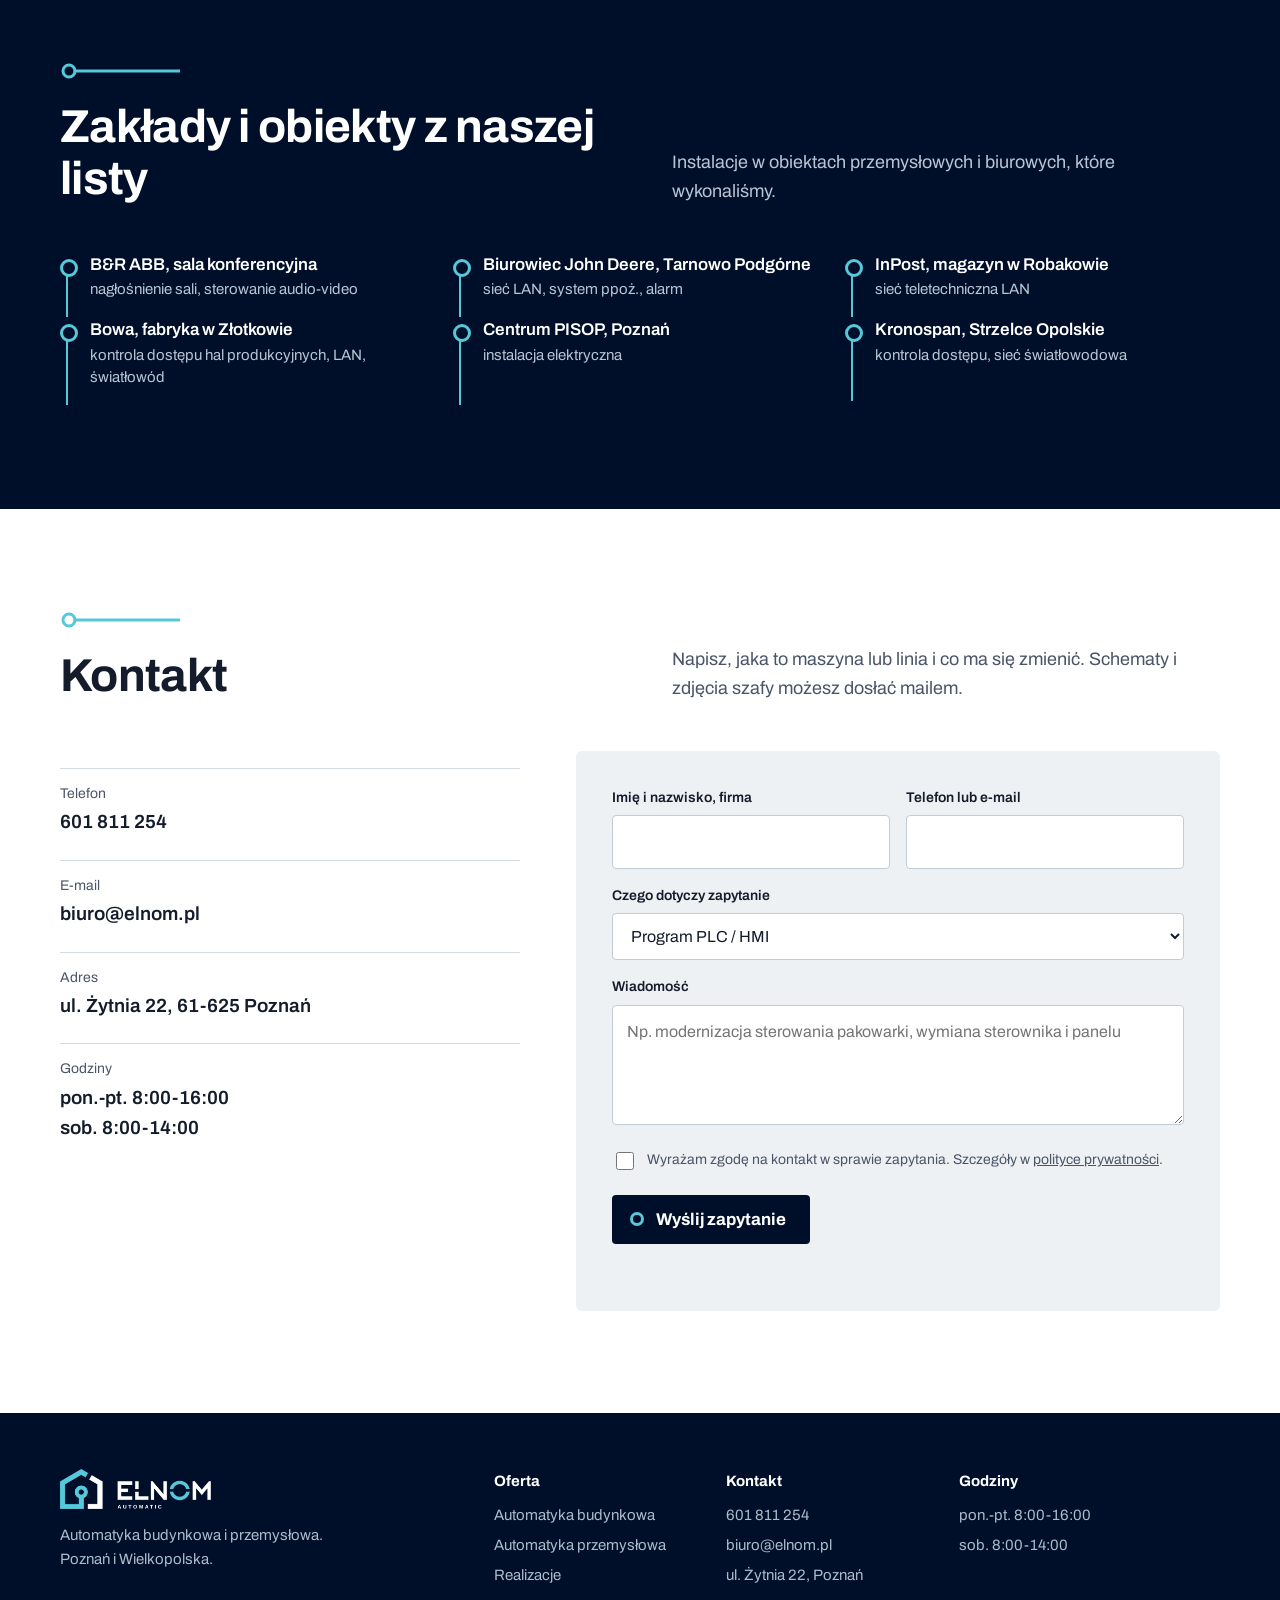
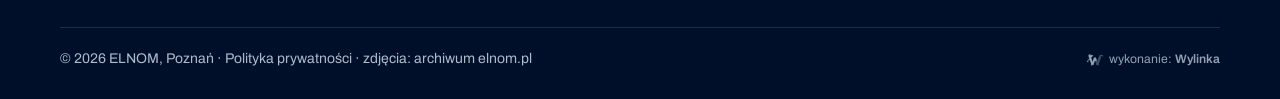
<file: przemyslowa.html>
<!doctype html>
<html lang="pl">
<head>
<meta charset="utf-8">
<meta name="viewport" content="width=device-width,initial-scale=1">
<title>Automatyka przemysłowa Poznań - PLC, HMI, szafy sterownicze | ELNOM automatic</title>
<meta name="description" content="ELNOM automatic, Poznań: programowanie PLC i HMI, prefabrykacja szaf sterowniczych, schematy elektryczne, modernizacja maszyn i uruchomienie linii produkcyjnych.">
<meta name="robots" content="noindex,nofollow">
<meta name="theme-color" content="#000F29">
<link rel="icon" type="image/png" href="img/favicon.png">
<link rel="preconnect" href="https://fonts.googleapis.com">
<link rel="preconnect" href="https://fonts.gstatic.com" crossorigin>
<link href="https://fonts.googleapis.com/css2?family=Archivo:wght@400;500;600;700&display=swap" rel="stylesheet">
<link rel="preload" as="image" href="img/przemysl.webp" media="(min-width:961px)">
<link rel="preload" as="image" href="img/przemysl-m.webp" media="(max-width:960px)">
<link rel="stylesheet" href="style.css">
<style>
.wylinka-badge{display:inline-flex;align-items:center;gap:.4em;color:inherit;text-decoration:none;font-size:.875em;line-height:1;opacity:.85}
.wylinka-badge:hover,.wylinka-badge:focus-visible{opacity:1}
.wylinka-badge:focus-visible{outline:2px solid currentColor;outline-offset:3px;border-radius:2px}
.wylinka-badge svg{width:18px;height:18px;flex:none;overflow:visible}
.wylinka-badge b{font-weight:600}
.wylinka-badge .wy-old{opacity:.45;transform-origin:40px 30px;transition:transform .32s cubic-bezier(.3,.7,.4,1),opacity .32s ease-out}
.wylinka-badge .wy-pod{opacity:0;transition:opacity .2s ease-out .08s}
.wylinka-badge:hover .wy-old,.wylinka-badge:focus-visible .wy-old{transform:translate(9px,7px) rotate(9deg);opacity:0}
.wylinka-badge:hover .wy-pod,.wylinka-badge:focus-visible .wy-pod{opacity:1}
@media (prefers-reduced-motion:reduce){.wylinka-badge .wy-old,.wylinka-badge .wy-pod{transition:none}.wylinka-badge:hover .wy-old,.wylinka-badge:focus-visible .wy-old{transform:none;opacity:.45}.wylinka-badge:hover .wy-pod,.wylinka-badge:focus-visible .wy-pod{opacity:0}}
</style>
</head>
<body>
<a class="skip" href="#uslugi">Przejdź do treści</a>

<header class="top" id="top">
  <div class="wrap">
    <a class="logo" href="index.html" aria-label="ELNOM automatic - strona główna">
      <img class="l-white" src="img/logo-biale.png" alt="ELNOM automatic" width="298" height="79">
      <img class="l-navy" src="img/logo.png" alt="ELNOM automatic" width="298" height="79">
    </a>
    <button class="burger" aria-expanded="false" aria-controls="nav"><i></i>Menu</button>
    <nav class="nav" id="nav" aria-label="Główne menu">
      <a href="index.html">Automatyka budynkowa</a>
      <a href="index.html#realizacje">Realizacje</a>
      <a href="przemyslowa.html" aria-current="page">Automatyka przemysłowa</a>
      <a href="#kontakt">Kontakt</a>
      <a class="tel" href="tel:+48601811254">601 811 254</a>
    </nav>
  </div>
</header>

<main>
<section class="hero hero--ind" aria-label="Automatyka przemysłowa">
  <picture>
    <source media="(max-width:960px)" srcset="img/przemysl-m.webp">
    <img src="img/przemysl.webp" alt="Montaż aparatury w szafie sterowniczej" width="1920" height="1280" fetchpriority="high">
  </picture>
  <div class="hero-txt">
    <h1>Automatyka przemysłowa</h1>
    <p class="lead">Programy PLC i HMI, szafy sterownicze, schematy i uruchomienia. Modernizujemy sterowanie maszyn i linii produkcyjnych oraz projektujemy maszyny do pakowania, sortowania i konfekcjonowania.</p>
    <div class="acts">
      <a class="btn" href="#kontakt"><span class="node"></span>Opisz maszynę lub linię</a>
      <a class="phone" href="tel:+48601811254"><small>Tomasz Jankowski</small>601 811 254</a>
    </div>
  </div>
</section>

<section class="sec sec--grey" id="uslugi">
  <div class="wrap">
    <div class="head">
      <div>
        <svg class="tr" viewBox="0 0 120 18" aria-hidden="true"><circle cx="9" cy="9" r="6"/><path d="M15 9H120"/></svg>
        <h2>Co robimy</h2>
      </div>
      <p>Od schematu i szafy sterowniczej po program, uruchomienie i serwis. Pracujemy przy nowych maszynach i przy modernizacji tych, które już stoją na hali.</p>
    </div>
    <div class="groups">
      <div class="grp">
        <h3>Sterowanie i programy</h3>
        <ul class="circuit">
          <li><b>Programowanie sterowników PLC</b></li>
          <li><b>Programowanie paneli operatorskich HMI</b></li>
          <li><b>Rozbudowane układy PLC, HMI i napędów</b><span>falowniki, serwonapędy, kilkadziesiąt napędów w jednym układzie</span></li>
        </ul>
      </div>
      <div class="grp">
        <h3>Szafy i dokumentacja</h3>
        <ul class="circuit">
          <li><b>Prefabrykacja szaf sterowniczych</b></li>
          <li><b>Schematy elektryczne</b></li>
          <li><b>Pomiary elektryczne</b></li>
        </ul>
      </div>
      <div class="grp">
        <h3>Maszyny i linie</h3>
        <ul class="circuit">
          <li><b>Projekt i konstrukcja maszyn</b><span>pakowanie, sortowanie, konfekcjonowanie</span></li>
          <li><b>Modernizacja układów sterowania maszyn</b></li>
          <li><b>Linie produkcyjne</b><span>serwis, modernizacja i uruchomienie</span></li>
        </ul>
      </div>
    </div>
  </div>
</section>

<section class="sec sec--navy">
  <div class="wrap">
    <div class="head">
      <div>
        <svg class="tr" viewBox="0 0 120 18" aria-hidden="true"><circle cx="9" cy="9" r="6"/><path d="M15 9H120"/></svg>
        <h2>Zakłady i obiekty z naszej listy</h2>
      </div>
      <p>Instalacje w obiektach przemysłowych i biurowych, które wykonaliśmy.</p>
    </div>
    <ul class="circuit ind-list">
      <li><b>B&amp;R ABB, sala konferencyjna</b><span>nagłośnienie sali, sterowanie audio-video</span></li>
      <li><b>Biurowiec John Deere, Tarnowo Podgórne</b><span>sieć LAN, system ppoż., alarm</span></li>
      <li><b>InPost, magazyn w Robakowie</b><span>sieć teletechniczna LAN</span></li>
      <li><b>Bowa, fabryka w Złotkowie</b><span>kontrola dostępu hal produkcyjnych, LAN, światłowód</span></li>
      <li><b>Centrum PISOP, Poznań</b><span>instalacja elektryczna</span></li>
      <li><b>Kronospan, Strzelce Opolskie</b><span>kontrola dostępu, sieć światłowodowa</span></li>
    </ul>
  </div>
</section>

<section class="sec" id="kontakt">
  <div class="wrap">
    <div class="head">
      <div>
        <svg class="tr" viewBox="0 0 120 18" aria-hidden="true"><circle cx="9" cy="9" r="6"/><path d="M15 9H120"/></svg>
        <h2>Kontakt</h2>
      </div>
      <p>Napisz, jaka to maszyna lub linia i co ma się zmienić. Schematy i zdjęcia szafy możesz dosłać mailem.</p>
    </div>
    <div class="contact">
      <dl class="dl">
        <div><dt>Telefon</dt><dd><a href="tel:+48601811254">601 811 254</a></dd></div>
        <div><dt>E-mail</dt><dd><a href="mailto:biuro@elnom.pl">biuro@elnom.pl</a></dd></div>
        <div><dt>Adres</dt><dd>ul. Żytnia 22, 61-625 Poznań</dd></div>
        <div><dt>Godziny</dt><dd>pon.-pt. 8:00-16:00<br>sob. 8:00-14:00</dd></div>
      </dl>
      <form id="form" novalidate>
        <div><label for="f-n">Imię i nazwisko, firma</label><input id="f-n" name="n" autocomplete="organization"></div>
        <div><label for="f-k">Telefon lub e-mail</label><input id="f-k" name="k" autocomplete="tel"></div>
        <div class="full"><label for="f-t">Czego dotyczy zapytanie</label>
          <select id="f-t" name="t"><option>Program PLC / HMI</option><option>Szafa sterownicza</option><option>Modernizacja maszyny</option><option>Nowa maszyna</option><option>Serwis lub uruchomienie linii</option></select></div>
        <div class="full"><label for="f-m">Wiadomość</label><textarea id="f-m" name="m" placeholder="Np. modernizacja sterowania pakowarki, wymiana sterownika i panelu"></textarea></div>
        <label class="consent full"><input type="checkbox" required><span>Wyrażam zgodę na kontakt w sprawie zapytania. Szczegóły w <a href="polityka.html">polityce prywatności</a>.</span></label>
        <div class="full"><button class="btn btn--navy" type="submit"><span class="node"></span>Wyślij zapytanie</button></div>
        <p class="formmsg full" id="formmsg" role="status"></p>
      </form>
    </div>
  </div>
</section>
</main>

<footer class="foot">
  <div class="wrap">
    <div class="grid">
      <div>
        <img src="img/logo-biale.png" alt="ELNOM automatic" width="298" height="79" loading="lazy">
        <p>Automatyka budynkowa i przemysłowa.<br>Poznań i Wielkopolska.</p>
      </div>
      <div>
        <h4>Oferta</h4>
        <ul><li><a href="index.html#budynek">Automatyka budynkowa</a></li><li><a href="przemyslowa.html">Automatyka przemysłowa</a></li><li><a href="index.html#realizacje">Realizacje</a></li></ul>
      </div>
      <div>
        <h4>Kontakt</h4>
        <ul><li><a href="tel:+48601811254">601 811 254</a></li><li><a href="mailto:biuro@elnom.pl">biuro@elnom.pl</a></li><li>ul. Żytnia 22, Poznań</li></ul>
      </div>
      <div>
        <h4>Godziny</h4>
        <ul><li>pon.-pt. 8:00-16:00</li><li>sob. 8:00-14:00</li></ul>
      </div>
    </div>
    <div class="bottom">
      <span>© <span data-year>2026</span> ELNOM, Poznań · <a href="polityka.html">Polityka prywatności</a> · zdjęcia: archiwum elnom.pl</span>
      <a class="wylinka-badge" href="https://wylinka.pl/?utm_source=elnom.pl&amp;utm_medium=stopka&amp;utm_campaign=wykonanie" rel="noopener" title="Strona wykonana przez Wylinka"><svg viewBox="0 0 64 64" aria-hidden="true" focusable="false" fill="currentColor"><path d="M9.8 22.8l-1.2-7.9 2.2-3.7 15.5 4.6-.5 1.5-7.2 5.5 4.7 15.6 5-15.6 7 0 4.1 12.7-4.2-.9-2.6 1.8-.8-2.2-5.3 15.6-4.3 0 .4 .2-2.1 2.8-1.3-1.1 1.1-1.4-3.1 .2-.1-1.7 2.2-.1-5.7-16.5-4.8 .6-.8 3.1 0 .5-.3 .5 .8 2.2-1.6 .5-.4-1.3-.8 1.6-1.5-.8 .8-1.6-1.4 .6-.6-1.6 2.3-.8 .2-.4 1.3-4.8 5.9-.8-2.4-6.9zM15.2 13.7l-.1-.4-.4 .8-.1 .8 .1 1 .1 .4 .3 .7 .3-.9 .1-.7 0-.8z"/><path class="wy-pod" d="M37.1 49.8l-4.5-13.3 2.6-1.8 4.2 .9 .9 2.8 3-9.7 0-.5 .1-.8 3.2-8.4 .5-1 .6-1 .9-1.1 1.3-1 1.1-.7 1.4-.5 1.4-.3 .7 0 .9 0 1.2 .3 1.4 .6 .8 .5 .7 .7 .6 .7 .5 .9 .3 .9 .1 .9 0 .8-.2 .9-.5 .9-.5 .6-.7 .5-.7 .3-.1-.1 0-.1 .5-.5 .3-.7 .2-.5 0-.6-.1-.6-.3-.7-.4-.5-.4-.4-.5-.3-.6-.3-.7 0-.7 .1-.6 .1-.5 .4-.5 .5-.3 .5-.2 .7-.1 1.5-1.4 5.1-.8 3.3-.3 .7-.5 .7-6 17.5 1.9 .1-.1 1.7-3.1-.2 1.1 1.4-1.3 1.1-2.1-2.8 .4-.2z"/><path class="wy-old" d="M40.8 50l.4-.2-4.1 0-4.2-12.5 2.5-1.7 4.3 .9 .6 1.9 .6-1.6 0-.3 2.4-7.8 0-.5 .1-.8 3.2-8.4 .4-.8 .6-.9 .9-1.2 .9-.9 1.3-.8 1.4-.6 1.2-.3 1.4-.1 1.3 .1 .6 .2 .8 .3 1.1 .6 .9 .7 .7 .9 .5 .9 .3 .9 .1 1.1-.1 .9-.3 .9-.4 .7-.6 .7-.6 .4-.6 .2-.1-.1 0-.1 .5-.5 .3-.7 .2-.5 0-.5-.1-.6-.2-.6-.3-.5-.4-.5-.5-.3-.6-.3-.7-.1-.6 0-.6 .1-.6 .3-.6 .5-.3 .4-.2 .5-.1 .5-.1 1.5-1.4 5.1-.8 3.3-.3 .7-.5 .7-6 17.5 1.9 .1-.1 1.7-3.1-.2 1.1 1.4-1.3 1.1zM49.6 17.1l.6 1.7-1.5 1.9 .4 .4 1.8-2.1-.7-2.1zM48.1 28.3l.5 1.8-1.7 1.8 .4 .4 1.9-2-.6-2.2zM37.9 41.7l1.7-1.5-.4-.4-1.7 1.4zM42.6 38.7l-1.5 2.8 1.1 2-1.3 2.6 .5 .2 1.5-2.8-1.1-2 1.4-2.5z"/></svg><span>wykonanie: <b>Wylinka</b></span></a>
    </div>
  </div>
</footer>
<script src="main.js" defer></script>
</body>
</html>
</file>
<file: style.css>
:root{
  --cyan:#57C7DA;
  --cyan-d:#2E9FB3;
  --navy:#000F29;
  --navy-2:#0B1C3A;
  --ink:#141C2B;
  --mute:#4B5568;
  --line:#D5DBE3;
  --grey:#EEF1F4;
  --white:#FFFFFF;
  --wrap:1240px;
  --pad:clamp(16px,4vw,40px);
}
*{box-sizing:border-box}
html{scroll-behavior:smooth;-webkit-text-size-adjust:100%}
body{margin:0;background:var(--white);color:var(--ink);font:400 17px/1.6 "Archivo",system-ui,-apple-system,"Segoe UI",Roboto,sans-serif;overflow-x:hidden}
img{max-width:100%;display:block}
a{color:inherit}
h1,h2,h3{font-weight:700;line-height:1.12;letter-spacing:-.015em;margin:0}
h2{font-size:clamp(30px,3.6vw,48px)}
h3{font-size:20px;letter-spacing:-.005em}
p{margin:0}
.wrap{max-width:var(--wrap);margin:0 auto;padding:0 var(--pad)}
.skip{position:absolute;left:-999px}
.skip:focus{left:16px;top:16px;z-index:99;background:#fff;padding:8px 12px}

/* ---------- przycisk: pierscien-wezel z logo jako znacznik ---------- */
.btn{display:inline-flex;align-items:center;gap:12px;background:var(--cyan);color:var(--navy);font-weight:700;font-size:17px;text-decoration:none;padding:15px 24px 15px 18px;border-radius:4px;border:0;cursor:pointer;font-family:inherit;transition:background .2s,transform .2s}
.btn:hover{background:#74D3E3}
.btn:active{transform:translateY(1px)}
.btn .node{width:14px;height:14px;border:3px solid var(--navy);border-radius:50%;flex:none;position:relative}
.btn--navy{background:var(--navy);color:#fff}
.btn--navy .node{border-color:var(--cyan)}
.btn--navy:hover{background:#13284D}

/* ---------- naglowek ---------- */
.top{position:fixed;inset:0 0 auto 0;z-index:50;transition:background .25s,box-shadow .25s}
.top .wrap{display:flex;align-items:center;justify-content:space-between;height:76px;max-width:1440px}
.top .logo img{height:48px;width:auto}
.top .logo .l-navy{display:none}
.top.solid,.top.open{background:#fff;box-shadow:0 1px 0 var(--line)}
.top.solid .logo .l-navy,.top.open .logo .l-navy{display:block}
.top.solid .logo .l-white,.top.open .logo .l-white{display:none}
.nav{display:flex;align-items:center;gap:30px}
.nav a{color:#fff;text-decoration:none;font-weight:500;font-size:16px;padding:6px 0;border-bottom:2px solid transparent}
.nav a:hover{border-bottom-color:var(--cyan)}
.nav a[aria-current="page"]{border-bottom-color:var(--cyan)}
.top.solid .nav a{color:var(--ink)}
.nav .tel{background:var(--cyan);color:var(--navy)!important;padding:10px 16px;border-radius:4px;border:0;font-weight:700}
.nav .tel:hover{background:#74D3E3}
.burger{display:none;background:none;border:0;padding:10px;margin-right:-10px;cursor:pointer;color:#fff;font:600 15px "Archivo",sans-serif;align-items:center;gap:10px}
.burger i{display:block;width:22px;height:2px;background:currentColor;position:relative}
.burger i:before,.burger i:after{content:"";position:absolute;left:0;width:22px;height:2px;background:currentColor}
.burger i:before{top:-7px}.burger i:after{top:7px}
.top.solid .burger,.top.open .burger{color:var(--navy)}
.top.open .burger i{background:transparent}
.top.open .burger i:before{top:0;transform:rotate(45deg)}
.top.open .burger i:after{top:0;transform:rotate(-45deg)}

/* ---------- hero ---------- */
.hero{position:relative;height:100vh;height:100svh;min-height:600px;color:#fff;overflow:hidden;background:var(--navy)}
.hero picture,.hero picture img{position:absolute;inset:0;width:100%;height:100%;object-fit:cover}
.hero:after{content:"";position:absolute;inset:0;background:linear-gradient(90deg,rgba(0,15,41,0) 36%,rgba(0,15,41,.4) 56%,rgba(0,15,41,.56) 100%);pointer-events:none}
.hero-trace{position:absolute;inset:0;width:100%;height:100%;z-index:1;pointer-events:none}
.hero-trace path{fill:none;stroke:var(--cyan);stroke-width:4;stroke-linecap:round;stroke-dasharray:1400;stroke-dashoffset:1400;animation:draw 1.6s .3s cubic-bezier(.4,.1,.2,1) forwards}
.hero-trace circle{fill:none;stroke:var(--cyan);stroke-width:5;opacity:0;animation:fade .3s forwards}
.hero-trace .c1{animation-delay:.2s}.hero-trace .c2{animation-delay:1s}
@keyframes draw{to{stroke-dashoffset:0}}
@keyframes fade{to{opacity:1}}
@media (prefers-reduced-motion:reduce){.hero-trace path{animation:none;stroke-dashoffset:0}.hero-trace circle{animation:none;opacity:1}}
.hero-txt{position:absolute;z-index:2;left:58%;right:5%;top:35%;max-width:680px}
.hero h1{font-size:clamp(40px,3.9vw,72px);font-weight:700}
.hero .lead{font-size:clamp(17px,1.2vw,21px);line-height:1.55;margin:22px 0 32px;max-width:560px;color:#E6ECF3}
.hero .acts{display:flex;align-items:center;gap:26px;flex-wrap:wrap}
.hero .phone{color:#fff;text-decoration:none;font-weight:600;font-size:19px}
.hero .phone small{display:block;font-size:13px;font-weight:400;color:#B9C5D4}
.paths{position:absolute;z-index:3;left:0;right:0;bottom:0;display:grid;grid-template-columns:1fr 1fr;background:rgba(0,15,41,.86);backdrop-filter:blur(6px);-webkit-backdrop-filter:blur(6px);border-top:1px solid rgba(87,199,218,.45)}
.paths a{display:flex;align-items:center;justify-content:space-between;gap:16px;padding:22px clamp(16px,4vw,56px);text-decoration:none;color:#fff;transition:background .2s}
.paths a+a{border-left:1px solid rgba(255,255,255,.14)}
.paths a:hover{background:rgba(87,199,218,.14)}
.paths b{font-size:clamp(18px,1.4vw,22px);display:block}
.paths span{color:#B9C5D4;font-size:15px}
.paths .arrow{width:34px;height:14px;flex:none}
.paths .arrow path{fill:none;stroke:var(--cyan);stroke-width:2.5}

/* ---------- sekcje ---------- */
section{position:relative}
.sec{padding:clamp(64px,8vw,120px) 0}
.sec--grey{background:var(--grey)}
.sec--navy{background:var(--navy);color:#fff}
.head{display:grid;grid-template-columns:minmax(0,1fr) minmax(0,1fr);gap:24px 64px;align-items:end;margin-bottom:48px}
.head p{color:var(--mute);font-size:18px;max-width:560px}
.sec--navy .head p{color:#B9C5D4}
/* znak sekcji: wezel z logo + sciezka */
.tr{display:block;width:120px;height:18px;margin-bottom:22px}
.tr path{fill:none;stroke:var(--cyan);stroke-width:3;stroke-linecap:round}
.tr circle{fill:none;stroke:var(--cyan);stroke-width:3}

/* karty przesuwane */
.rail{display:grid;grid-auto-flow:column;gap:20px;overflow-x:auto;scroll-snap-type:x mandatory;padding:4px var(--pad) 18px;margin:0 calc(var(--pad) * -1);scrollbar-width:thin;scrollbar-color:var(--cyan) transparent;cursor:grab;overscroll-behavior-x:contain}
.rail.drag{cursor:grabbing;scroll-snap-type:none}
.rail.drag *{user-select:none}
.rail>*{scroll-snap-align:start}
.rail img{-webkit-user-drag:none;pointer-events:none}
.svc{grid-auto-columns:minmax(280px,calc((100% - 80px)/4.4))}
.card{background:#fff;border:1px solid var(--line);border-radius:6px;overflow:hidden;display:flex;flex-direction:column}
.card img{aspect-ratio:4/3.2;object-fit:cover;width:100%;background:var(--grey)}
.card .in{padding:22px 22px 26px;border-top:3px solid var(--cyan)}
.card p{color:var(--mute);font-size:16px;margin-top:10px}
.railnav{display:flex;gap:10px;justify-content:flex-end;margin-top:6px}
.railnav button{width:48px;height:48px;border-radius:4px;border:1px solid var(--line);background:#fff;cursor:pointer;display:grid;place-items:center}
.railnav button:hover{border-color:var(--navy)}
.railnav svg{width:22px;height:12px}
.railnav path{fill:none;stroke:var(--navy);stroke-width:2.2}
.brands{margin-top:56px;padding-top:28px;border-top:1px solid var(--line);display:flex;flex-wrap:wrap;gap:10px 30px;align-items:baseline}
.brands h3{font-size:16px;font-weight:600;color:var(--mute);margin-right:8px}
.brands span{font-weight:700;font-size:20px;color:var(--navy);letter-spacing:.01em}

/* realizacje: rezydencje */
.res{grid-auto-columns:minmax(260px,calc((100% - 80px)/4.3))}
.re{background:#fff;border-radius:6px;padding:26px 24px 28px;border:1px solid var(--line);position:relative;overflow:hidden}
.re .m{font-size:44px;font-weight:700;color:var(--navy);letter-spacing:-.03em;line-height:1}
.re .m small{font-size:22px;letter-spacing:0}
.re .gd{font-weight:600;margin:8px 0 18px;font-size:18px}
.re .sys{display:inline-block;background:var(--navy);color:#fff;font-weight:600;font-size:14px;padding:4px 10px;border-radius:3px;margin-bottom:14px}
.re ul{list-style:none;margin:0;padding:0;color:var(--mute);font-size:15.5px}
.re li{padding:3px 0}
.re:after{content:"";position:absolute;right:-26px;top:-26px;width:74px;height:74px;border:6px solid var(--cyan);border-radius:50%;opacity:.9}
.subh{font-size:22px;margin:64px 0 26px}

/* listy w ksztalcie sciezki obwodu */
.cols{display:grid;grid-template-columns:repeat(3,minmax(0,1fr));gap:40px}
.circuit{list-style:none;margin:0;padding:0 0 0 30px;position:relative}
.circuit:before{content:"";position:absolute;left:7px;top:10px;bottom:12px;width:2px;background:var(--cyan)}
.circuit li{position:relative;padding:0 0 18px}
.circuit li:before{content:"";position:absolute;left:-30px;top:5px;width:12px;height:12px;border:3px solid var(--cyan);border-radius:50%;background:var(--grey)}
.circuit b{display:block;font-weight:600;font-size:17px;line-height:1.35}
.circuit span{color:var(--mute);font-size:15px;line-height:1.45;display:block;margin-top:3px}
.sec--navy .circuit li:before{background:var(--navy)}
.sec--navy .circuit span{color:#B9C5D4}
.sec:not(.sec--grey):not(.sec--navy) .circuit li:before{background:#fff}
.cols h3{margin-bottom:22px}

/* pas ze zdjeciem */
.band{position:relative;min-height:min(78vh,720px);display:flex;align-items:flex-end;color:#fff;overflow:hidden}
.band>img{position:absolute;inset:0;width:100%;height:100%;object-fit:cover}
.band:before{content:"";position:absolute;inset:0;background:linear-gradient(0deg,rgba(0,15,41,.88) 0%,rgba(0,15,41,.35) 55%,rgba(0,15,41,.1) 100%);z-index:1}
.band .wrap{position:relative;z-index:2;padding-bottom:clamp(48px,7vw,96px);width:100%}
.band h2{max-width:820px}
.band p{max-width:640px;margin-top:18px;font-size:19px;color:#E1E8F0}

/* przemysl na granacie */
.ind-photo{height:clamp(260px,42vw,520px);position:relative;overflow:hidden}
.ind-photo img{width:100%;height:100%;object-fit:cover}
.ind-photo:after{content:"";position:absolute;inset:auto 0 0 0;height:50%;background:linear-gradient(0deg,var(--navy),rgba(0,15,41,0))}
.sec--navy.after-photo{padding-top:24px}
.ind-list{columns:3;column-gap:48px}
.ind-list li{break-inside:avoid}
.more{margin-top:36px}

/* kontakt */
.contact{display:grid;grid-template-columns:minmax(0,5fr) minmax(0,7fr);gap:56px}
.dl{display:grid;gap:22px;align-content:start}
.dl div{border-top:1px solid var(--line);padding-top:14px}
.dl dt{font-size:14px;color:var(--mute);margin-bottom:2px}
.dl dd{margin:0;font-size:19px;font-weight:600}
.dl a{text-decoration:none}
.dl a:hover{color:var(--cyan-d)}
form{background:var(--grey);border-radius:6px;padding:clamp(20px,3vw,36px);display:grid;grid-template-columns:1fr 1fr;gap:16px}
form .full{grid-column:1/-1}
label{display:block;font-size:14px;font-weight:600;margin-bottom:6px}
input,select,textarea{width:100%;font:inherit;font-size:16px;padding:13px 14px;border:1px solid #C3CBD6;border-radius:4px;background:#fff;color:var(--ink)}
input:focus,select:focus,textarea:focus{outline:2px solid var(--cyan);outline-offset:0;border-color:var(--cyan-d)}
textarea{min-height:120px;resize:vertical}
.consent{display:flex;gap:10px;align-items:flex-start;font-size:14px;color:var(--mute);font-weight:400}
.consent input{width:18px;height:18px;margin-top:3px;flex:none}
.formmsg{font-size:15px;color:var(--navy);font-weight:600;min-height:1em}
.map{margin-top:56px;border-radius:6px;overflow:hidden;border:1px solid var(--line);height:380px;background:var(--grey)}
.map iframe{width:100%;height:100%;border:0;display:block}

/* stopka */
.foot{background:var(--navy);color:#AEBBCB;padding:56px 0 28px;font-size:15px}
.foot .grid{display:grid;grid-template-columns:2fr 1fr 1fr 1.3fr;gap:32px}
.foot img{height:40px;width:auto;margin-bottom:14px}
.foot h4{color:#fff;font-size:15px;margin:0 0 10px}
.foot a{text-decoration:none}
.foot a:hover{color:#fff}
.foot ul{list-style:none;margin:0;padding:0;display:grid;gap:6px}
.foot .bottom{margin-top:40px;padding-top:20px;border-top:1px solid rgba(255,255,255,.12);display:flex;flex-wrap:wrap;gap:12px 28px;justify-content:space-between;align-items:center;font-size:14px}

/* baner cookies */
.cookie{position:fixed;left:16px;bottom:16px;z-index:60;max-width:400px;background:#fff;color:var(--ink);border:1px solid var(--line);border-radius:6px;padding:18px;box-shadow:0 10px 30px rgba(0,15,41,.18);font-size:14px;display:none}
.cookie.show{display:block}
.cookie p{margin-bottom:12px}
.cookie .b{display:flex;gap:8px}
.cookie button{font:600 14px "Archivo",sans-serif;padding:9px 14px;border-radius:4px;cursor:pointer;border:1px solid var(--navy);background:#fff;color:var(--navy)}
.cookie button.ok{background:var(--navy);color:#fff}

/* podstrona */
.hero--ind:after{background:linear-gradient(90deg,rgba(0,15,41,.86) 0%,rgba(0,15,41,.6) 45%,rgba(0,15,41,.15) 100%)}
.hero--ind .hero-txt{left:var(--pad);right:auto;top:auto;bottom:16%;max-width:720px}
@media (min-width:1300px){.hero--ind .hero-txt{left:calc((100vw - 1240px)/2 + 40px)}}
.groups{display:grid;grid-template-columns:repeat(3,minmax(0,1fr));gap:24px}
.grp{background:#fff;border:1px solid var(--line);border-radius:6px;padding:28px 26px}
.grp h3{margin-bottom:20px}
.legal{max-width:780px;padding-top:140px}
.legal h1{font-size:40px;margin-bottom:24px}
.legal h2{font-size:22px;margin:28px 0 8px}
.legal p{color:var(--mute);margin-bottom:10px}

/* ---------- responsywnosc ---------- */
@media (max-width:1100px){
  .nav{gap:20px}
  .nav a{font-size:15px}
  .ind-list{columns:2}
  .foot .grid{grid-template-columns:1fr 1fr}
}
@media (max-width:960px){
  .top .wrap{height:64px}
  .top .logo img{height:36px}
  .burger{display:flex}
  .nav{position:fixed;top:64px;left:0;right:0;bottom:0;background:#fff;flex-direction:column;align-items:stretch;gap:0;padding:12px var(--pad) 32px;display:none;overflow:auto}
  .top.open .nav{display:flex}
  .nav a{color:var(--ink)!important;font-size:22px;font-weight:600;padding:18px 0;border-bottom:1px solid var(--line)}
  .nav a[aria-current="page"]{color:var(--navy)!important;border-bottom:1px solid var(--line);box-shadow:inset 4px 0 0 var(--cyan);padding-left:14px}
  .nav .tel{margin-top:24px;text-align:center;border:0;font-size:20px;padding:16px}
  .hero-trace{display:none}
  .hero:not(.hero--ind) picture img{height:60%;object-position:50% 40%}
  .hero:after{background:linear-gradient(0deg,var(--navy) 0%,var(--navy) 40%,rgba(0,15,41,0) 62%,rgba(0,15,41,0) 86%,rgba(0,15,41,.45) 100%)}
  .hero--ind:after{background:linear-gradient(0deg,rgba(0,15,41,.94) 0%,rgba(0,15,41,.8) 45%,rgba(0,15,41,.1) 75%,rgba(0,15,41,.35) 100%)}
  .hero-txt{left:var(--pad);right:var(--pad);top:auto;bottom:150px;max-width:640px}
  .hero--ind .hero-txt{bottom:56px;right:var(--pad)}
  .hero .lead{margin:14px 0 22px}
  .paths{grid-template-columns:1fr}
  .paths a{padding:14px var(--pad)}
  .paths a+a{border-left:0;border-top:1px solid rgba(255,255,255,.14)}
  .paths span{font-size:14px}
  .head{grid-template-columns:1fr;margin-bottom:32px}
  .cols,.groups{grid-template-columns:1fr;gap:36px}
  .contact{grid-template-columns:1fr;gap:36px}
  .svc,.res{grid-auto-columns:minmax(260px,78%)}
}
@media (max-width:600px){
  body{font-size:16px}
  .hero h1{font-size:clamp(34px,9.6vw,42px)}
  .hero .lead{font-size:16.5px}
  .hero .acts{gap:18px}
  .btn{padding:14px 20px 14px 16px;font-size:16px}
  .hero .phone{font-size:17px}
  .paths b{font-size:17px}
  .ind-list{columns:1}
  form{grid-template-columns:1fr}
  .foot .grid{grid-template-columns:1fr 1fr;gap:28px 20px}
  .foot .grid>div:first-child{grid-column:1/-1}
  .map{height:300px}
  .band p{font-size:17px}
}
@media (max-height:700px) and (max-width:960px){
  .hero .lead{display:none}
}
@media (max-width:960px){
  .hero:not(.hero--ind) .hero-txt:before{content:"";position:absolute;left:7px;top:-74px;width:2px;height:62px;background:var(--cyan)}
  .hero:not(.hero--ind) .hero-txt:after{content:"";position:absolute;left:0;top:-92px;width:12px;height:12px;border:3px solid var(--cyan);border-radius:50%}
}
@media (max-width:960px){
  .hero:not(.hero--ind) .hero-txt{bottom:178px}
}
@media (max-width:960px) and (max-height:800px){
  .hero:not(.hero--ind) .hero-txt:before,.hero:not(.hero--ind) .hero-txt:after{display:none}
  .hero:not(.hero--ind) .hero-txt{bottom:170px}
  .hero .lead{margin:10px 0 16px}
}
/* poprawki rundy 2 */
.card img{height:auto}
@media (min-width:961px){
  .rail{margin:0;padding:4px 0 18px}
  .svc,.res{grid-auto-columns:calc((100% - 60px)/4)}
}
/* wezel z nozka jak w logo: kazda pozycja ma wlasny pierscien i odcinek sciezki */
.circuit:before{display:none}
.circuit li:after{content:"";position:absolute;left:-24px;top:20px;bottom:2px;width:2px;background:var(--cyan)}
.circuit li:last-child:after{bottom:6px}
.ind-list{columns:auto;display:grid;grid-template-columns:repeat(3,minmax(0,1fr));column-gap:48px}
@media (max-width:1100px){.ind-list{grid-template-columns:repeat(2,minmax(0,1fr))}}
@media (max-width:600px){.ind-list{grid-template-columns:1fr}}
.rail{scroll-padding-inline:var(--pad)}
@media (min-width:961px){.rail{scroll-padding-inline:0}}
/* 12.11 poprawka usera: na telefonie przycisk dotykal naglowka (lead znikal na niskich ekranach) - hero w normalnym przeplywie, zawsze odstepy */
@media (max-width:960px){
  .hero:not(.hero--ind){height:auto;min-height:100vh;min-height:100svh;display:flex;flex-direction:column;justify-content:flex-end;padding-top:min(40svh,340px)}
  .hero:not(.hero--ind) .hero-txt{position:relative;left:auto;right:auto;top:auto;bottom:auto!important;max-width:640px;padding:0 var(--pad);margin:0 0 32px}
  .hero:not(.hero--ind) .lead{display:block!important;margin:18px 0 28px!important}
  .hero:not(.hero--ind) .paths{position:relative}
  .hero:not(.hero--ind) .hero-txt:before,.hero:not(.hero--ind) .hero-txt:after{display:none}
}
@media (max-width:960px){
  .hero:not(.hero--ind) picture img{height:calc(min(40svh,340px) + 70px);object-position:50% 40%}
  .hero:not(.hero--ind):after{background:linear-gradient(180deg,rgba(0,15,41,.45) 0,rgba(0,15,41,0) 70px,rgba(0,15,41,0) calc(min(40svh,340px) - 30px),var(--navy) calc(min(40svh,340px) + 60px),var(--navy) 100%)}
}
@media (max-width:960px){
  .hero--ind{height:auto;min-height:100vh;min-height:100svh;display:flex;flex-direction:column;justify-content:flex-end}
  .hero--ind .hero-txt{position:relative;left:auto;right:auto;top:auto;bottom:auto!important;padding:120px var(--pad) 0;margin:0 0 40px}
  .hero--ind .lead{display:block!important;margin:18px 0 28px!important}
}
</file>
